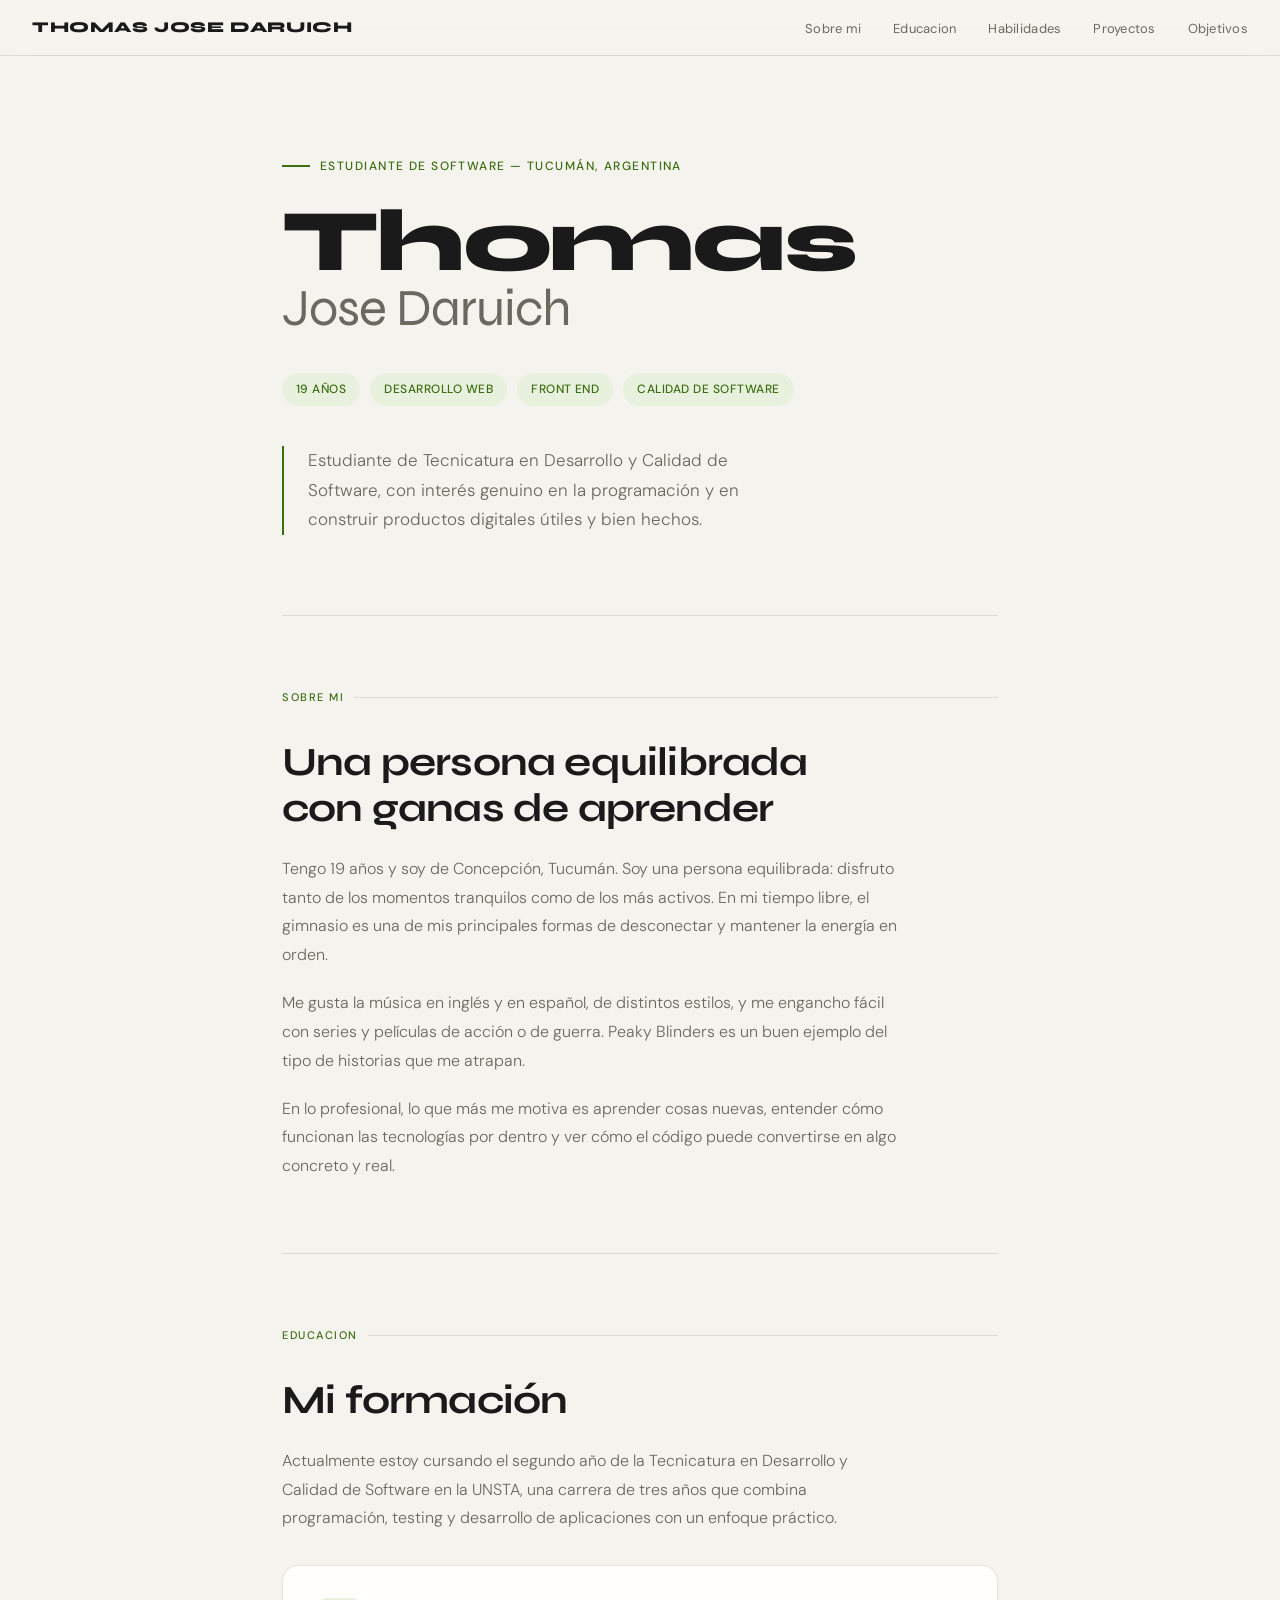
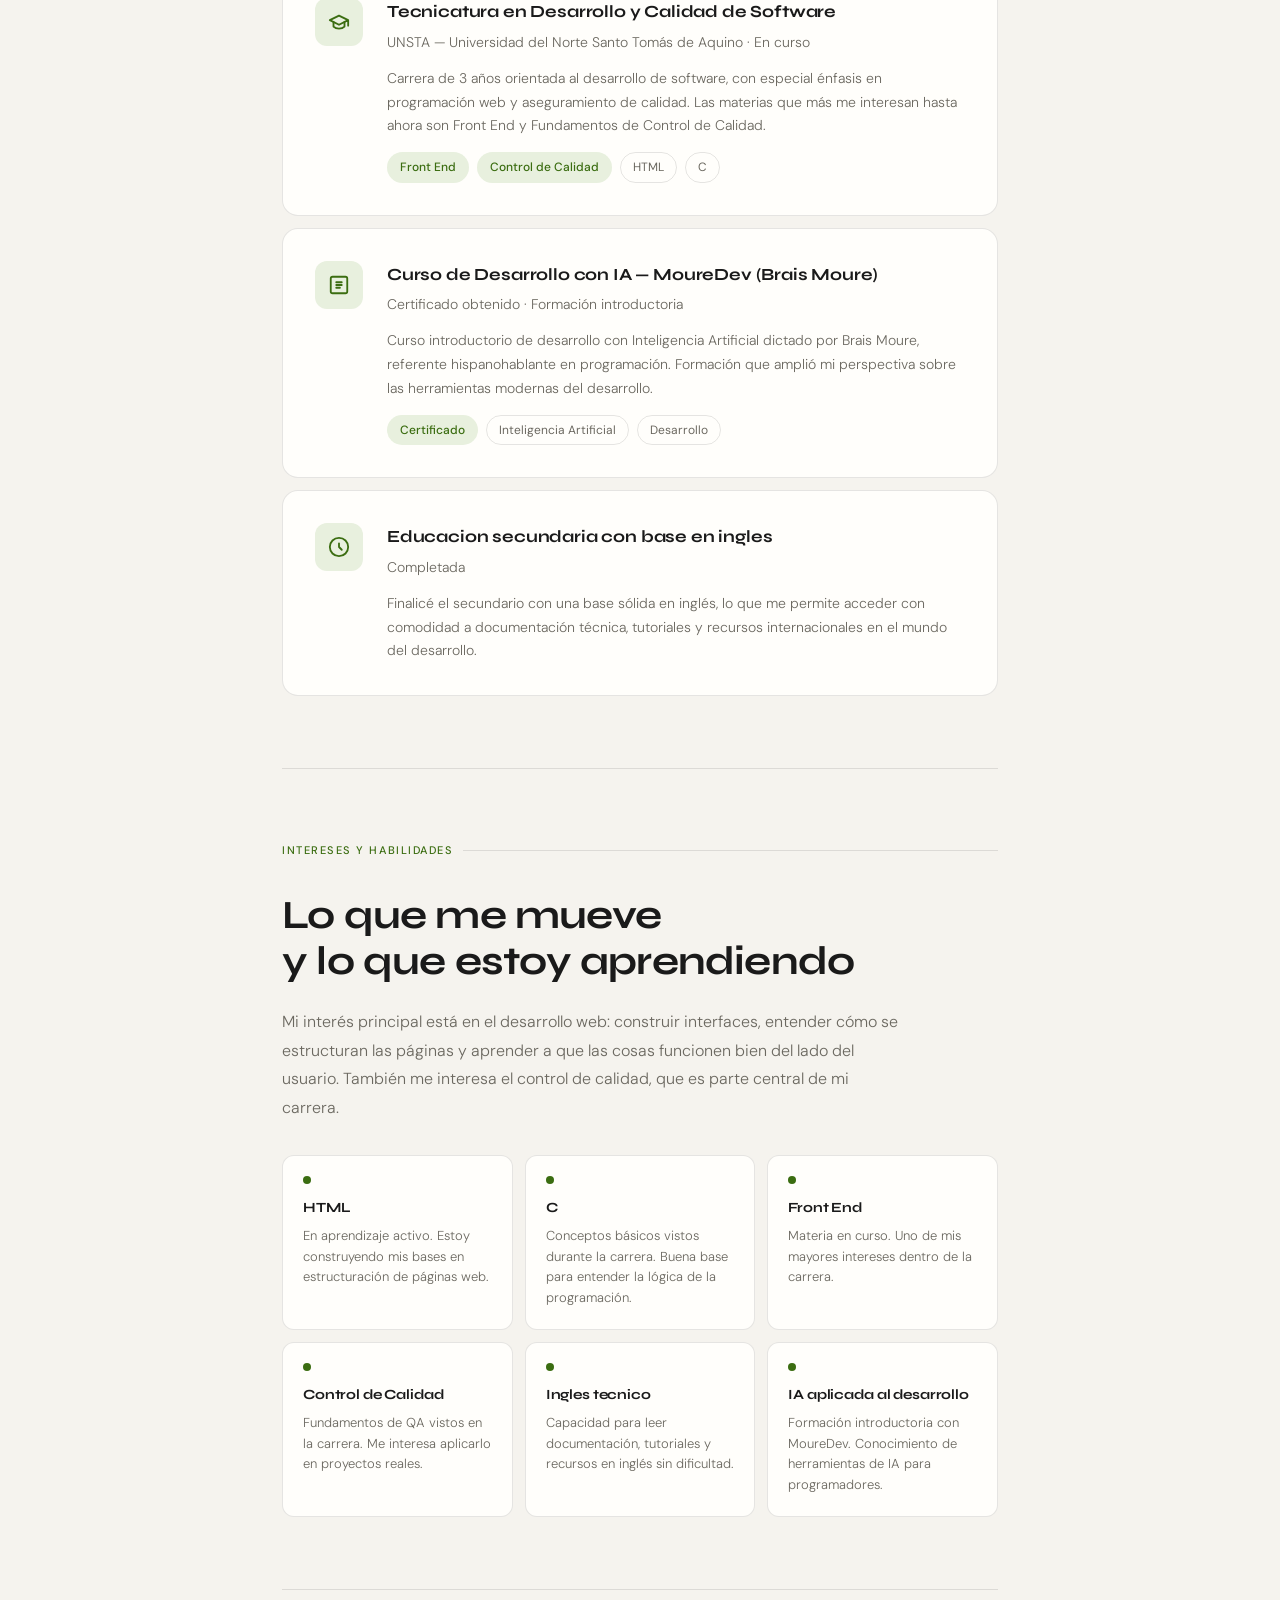
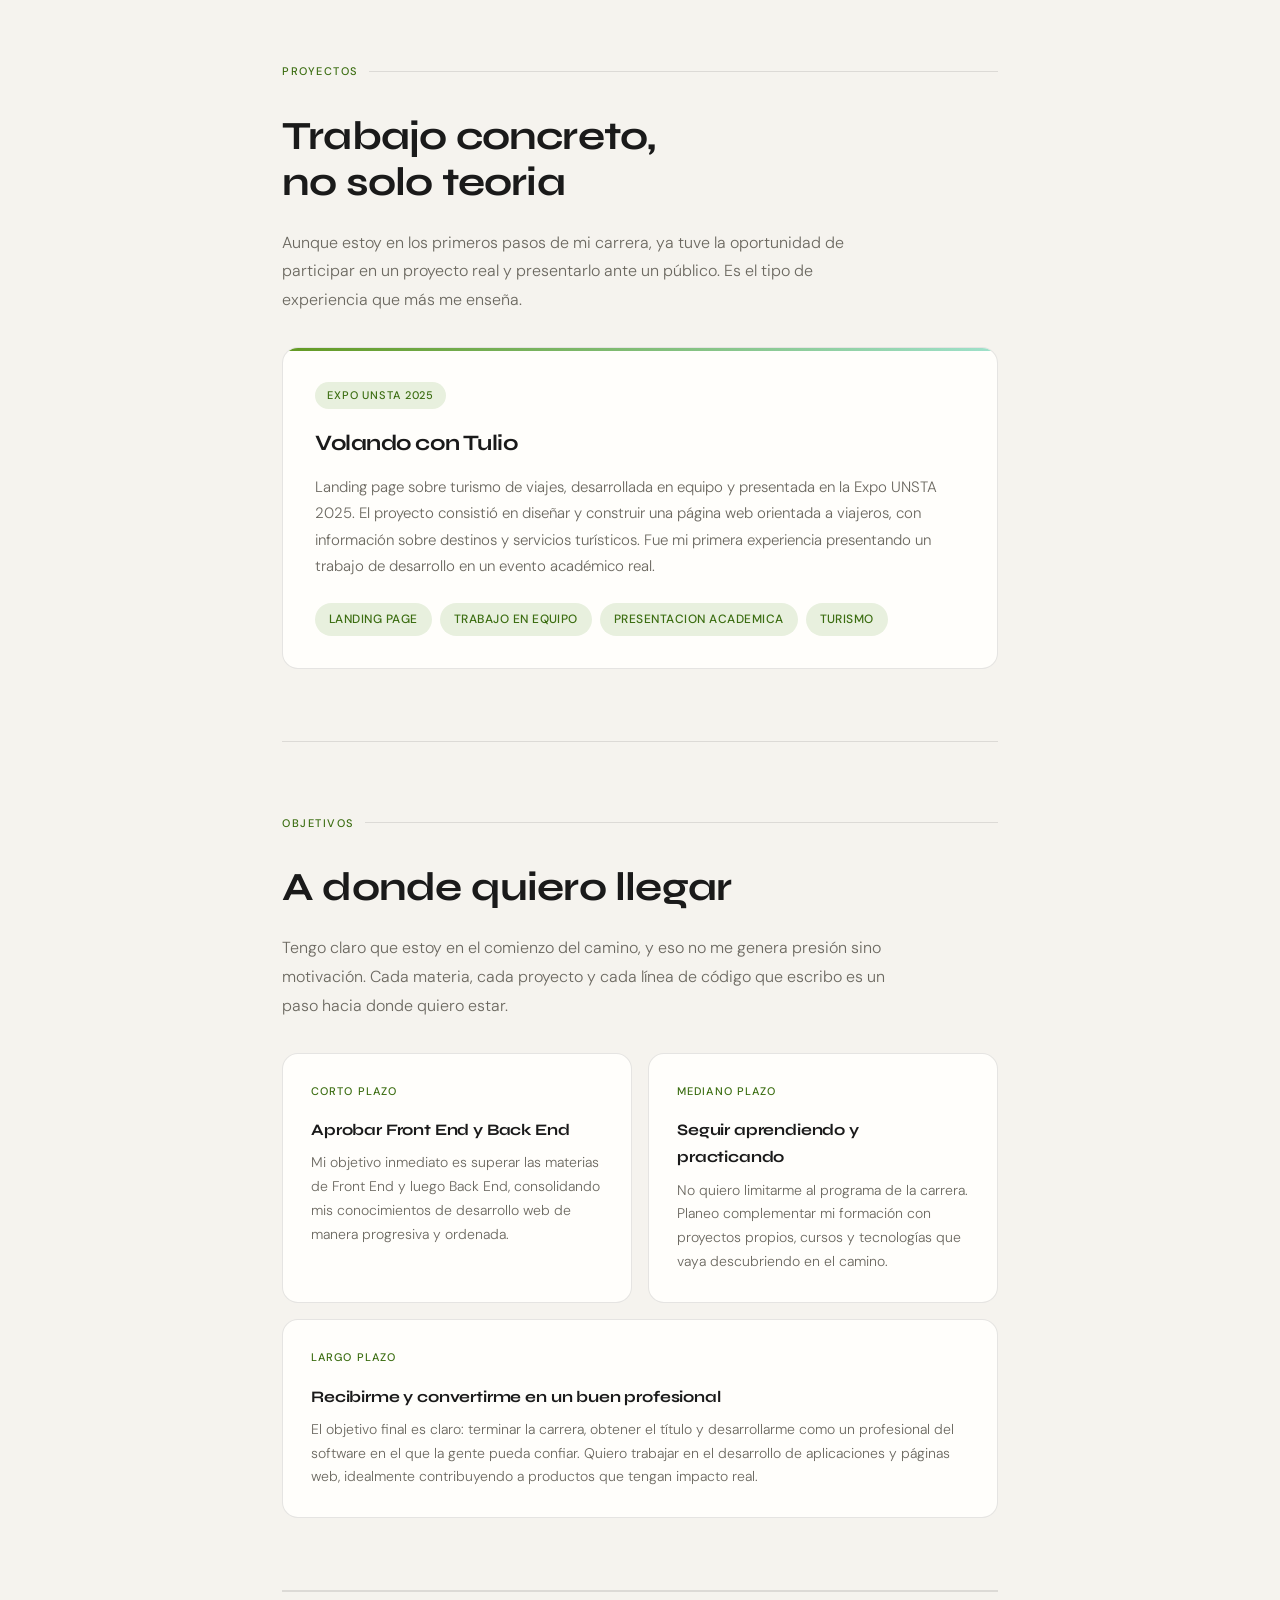
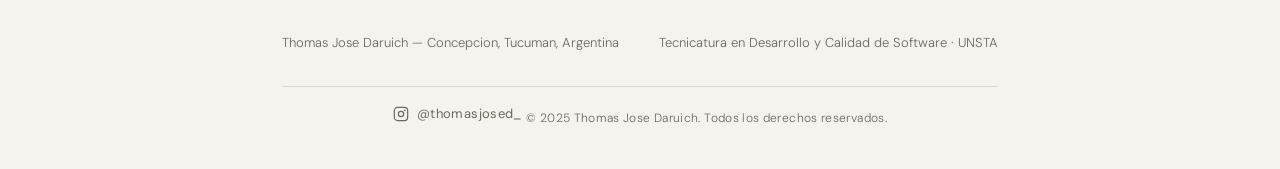
<file: FRONT END HTML/index.html>
<!DOCTYPE html>
<html lang="es">
<head>
  <meta charset="UTF-8" />
  <meta name="viewport" content="width=device-width, initial-scale=1.0"/>
  <title>Thomas Daruich — Portfolio</title>
  <link href="https://fonts.googleapis.com/css2?family=Syne:wght@400;500;600;700;800&family=DM+Sans:ital,wght@0,300;0,400;0,500;1,300&display=swap" rel="stylesheet"/>
  <style>
    *, *::before, *::after { box-sizing: border-box; margin: 0; padding: 0; }

    :root {
      --bg: #F5F3EE;
      --surface: #FFFEFB;
      --accent: #1A1A1A;
      --accent2: #3B6D11;
      --muted: #6B6860;
      --border: rgba(0,0,0,0.1);
      --tag-bg: #E8F0DE;
      --tag-text: #3B6D11;
      --heading: 'Syne', sans-serif;
      --body: 'DM Sans', sans-serif;
    }

    html { scroll-behavior: smooth; }

    body {
      font-family: var(--body);
      background: var(--bg);
      color: var(--accent);
      min-height: 100vh;
      line-height: 1.7;
      font-size: 16px;
    }

    /* NAV */
    nav {
      position: sticky;
      top: 0;
      z-index: 100;
      background: rgba(245,243,238,0.92);
      backdrop-filter: blur(12px);
      border-bottom: 1px solid var(--border);
      padding: 0 2rem;
      display: flex;
      align-items: center;
      justify-content: space-between;
      height: 56px;
    }
    .nav-logo {
      font-family: var(--heading);
      font-weight: 800;
      font-size: 15px;
      letter-spacing: 0.04em;
      text-transform: uppercase;
    }
    .nav-links {
      display: flex;
      gap: 2rem;
      list-style: none;
    }
    .nav-links a {
      font-size: 13px;
      font-weight: 400;
      color: var(--muted);
      text-decoration: none;
      letter-spacing: 0.02em;
      transition: color 0.2s;
    }
    .nav-links a:hover { color: var(--accent); }

    /* LAYOUT */
    .wrapper {
      max-width: 780px;
      margin: 0 auto;
      padding: 0 2rem;
    }

    /* HERO */
    .hero {
      padding: 100px 0 80px;
      position: relative;
    }
    .hero-eyebrow {
      font-size: 12px;
      font-weight: 500;
      letter-spacing: 0.12em;
      text-transform: uppercase;
      color: var(--accent2);
      margin-bottom: 1.5rem;
      display: flex;
      align-items: center;
      gap: 10px;
    }
    .hero-eyebrow::before {
      content: '';
      display: inline-block;
      width: 28px;
      height: 1.5px;
      background: var(--accent2);
    }
    .hero h1 {
      font-family: var(--heading);
      font-size: clamp(48px, 9vw, 88px);
      font-weight: 800;
      line-height: 0.95;
      letter-spacing: -0.03em;
      margin-bottom: 2rem;
    }
    .hero h1 span {
      display: block;
      color: var(--muted);
      font-weight: 400;
      font-size: clamp(32px, 5vw, 52px);
      letter-spacing: -0.02em;
    }
    .hero-desc {
      max-width: 520px;
      color: var(--muted);
      font-size: 17px;
      font-weight: 300;
      line-height: 1.75;
      border-left: 2px solid var(--accent2);
      padding-left: 1.5rem;
      margin-top: 2.5rem;
    }
    .hero-badges {
      display: flex;
      flex-wrap: wrap;
      gap: 10px;
      margin-top: 2.5rem;
    }
    .badge {
      background: var(--tag-bg);
      color: var(--tag-text);
      font-size: 12px;
      font-weight: 500;
      letter-spacing: 0.04em;
      padding: 6px 14px;
      border-radius: 100px;
      text-transform: uppercase;
    }

    /* DIVIDER */
    .divider {
      width: 100%;
      height: 1px;
      background: var(--border);
      margin: 0;
    }

    /* SECTIONS */
    section {
      padding: 72px 0;
    }
    .section-label {
      font-size: 11px;
      font-weight: 500;
      letter-spacing: 0.14em;
      text-transform: uppercase;
      color: var(--accent2);
      margin-bottom: 2rem;
      display: flex;
      align-items: center;
      gap: 10px;
    }
    .section-label::after {
      content: '';
      flex: 1;
      height: 1px;
      background: var(--border);
    }
    .section-title {
      font-family: var(--heading);
      font-size: clamp(28px, 4vw, 40px);
      font-weight: 700;
      letter-spacing: -0.02em;
      line-height: 1.15;
      margin-bottom: 1.5rem;
    }
    .section-body {
      color: var(--muted);
      font-size: 16px;
      font-weight: 300;
      line-height: 1.8;
      max-width: 620px;
    }
    .section-body p + p {
      margin-top: 1.2rem;
    }

    /* EDUCATION CARD */
    .edu-card {
      background: var(--surface);
      border: 1px solid var(--border);
      border-radius: 16px;
      padding: 2rem;
      margin-top: 2rem;
      display: grid;
      grid-template-columns: auto 1fr;
      gap: 1.5rem;
      align-items: start;
    }
    .edu-icon {
      width: 48px;
      height: 48px;
      background: var(--tag-bg);
      border-radius: 12px;
      display: flex;
      align-items: center;
      justify-content: center;
      flex-shrink: 0;
    }
    .edu-icon svg { width: 22px; height: 22px; }
    .edu-card h3 {
      font-family: var(--heading);
      font-size: 17px;
      font-weight: 700;
      letter-spacing: -0.01em;
      margin-bottom: 4px;
    }
    .edu-card .edu-sub {
      font-size: 14px;
      color: var(--muted);
      font-weight: 300;
      margin-bottom: 12px;
    }
    .edu-tags { display: flex; flex-wrap: wrap; gap: 8px; margin-top: 14px; }
    .edu-tag {
      font-size: 12px;
      padding: 4px 12px;
      border-radius: 100px;
      border: 1px solid var(--border);
      color: var(--muted);
      font-weight: 400;
    }
    .edu-tag.highlight {
      background: var(--tag-bg);
      color: var(--tag-text);
      border-color: transparent;
      font-weight: 500;
    }

    /* SKILLS GRID */
    .skills-grid {
      display: grid;
      grid-template-columns: repeat(auto-fill, minmax(200px, 1fr));
      gap: 12px;
      margin-top: 2rem;
    }
    .skill-card {
      background: var(--surface);
      border: 1px solid var(--border);
      border-radius: 12px;
      padding: 1.25rem;
    }
    .skill-card h4 {
      font-family: var(--heading);
      font-size: 14px;
      font-weight: 700;
      margin-bottom: 6px;
      letter-spacing: -0.01em;
    }
    .skill-card p {
      font-size: 13px;
      color: var(--muted);
      font-weight: 300;
      line-height: 1.6;
    }
    .skill-dot {
      width: 8px;
      height: 8px;
      border-radius: 50%;
      background: var(--accent2);
      margin-bottom: 12px;
    }

    /* PROJECT CARD */
    .project-card {
      background: var(--surface);
      border: 1px solid var(--border);
      border-radius: 16px;
      padding: 2rem;
      margin-top: 2rem;
      position: relative;
      overflow: hidden;
    }
    .project-card::before {
      content: '';
      position: absolute;
      top: 0; left: 0; right: 0;
      height: 3px;
      background: linear-gradient(90deg, #639922, #9FE1CB);
    }
    .project-tag {
      display: inline-block;
      font-size: 11px;
      font-weight: 500;
      letter-spacing: 0.08em;
      text-transform: uppercase;
      color: var(--accent2);
      background: var(--tag-bg);
      padding: 4px 12px;
      border-radius: 100px;
      margin-bottom: 1rem;
    }
    .project-card h3 {
      font-family: var(--heading);
      font-size: 22px;
      font-weight: 700;
      letter-spacing: -0.02em;
      margin-bottom: 0.75rem;
    }
    .project-card p {
      font-size: 15px;
      color: var(--muted);
      font-weight: 300;
      line-height: 1.75;
    }
    .project-meta {
      margin-top: 1.5rem;
      display: flex;
      flex-wrap: wrap;
      gap: 8px;
    }

    /* OBJECTIVES */
    .objectives-grid {
      display: grid;
      grid-template-columns: 1fr 1fr;
      gap: 16px;
      margin-top: 2rem;
    }
    .obj-card {
      background: var(--surface);
      border: 1px solid var(--border);
      border-radius: 16px;
      padding: 1.75rem;
    }
    .obj-card .obj-label {
      font-size: 11px;
      font-weight: 500;
      letter-spacing: 0.1em;
      text-transform: uppercase;
      color: var(--accent2);
      margin-bottom: 1rem;
    }
    .obj-card h3 {
      font-family: var(--heading);
      font-size: 16px;
      font-weight: 700;
      margin-bottom: 0.5rem;
      letter-spacing: -0.01em;
    }
    .obj-card p {
      font-size: 14px;
      color: var(--muted);
      font-weight: 300;
      line-height: 1.7;
    }

    /* FOOTER */
    footer {
      border-top: 1px solid var(--border);
      padding: 2.5rem 0;
      color: var(--muted);
      font-size: 13px;
      display: flex;
      justify-content: space-between;
      align-items: center;
      flex-wrap: wrap;
      gap: 1rem;
    }
    footer span { font-weight: 300; }

    @media (max-width: 560px) {
      nav { padding: 0 1.25rem; }
      .nav-links { display: none; }
      .wrapper { padding: 0 1.25rem; }
      .hero { padding: 60px 0 50px; }
      .objectives-grid { grid-template-columns: 1fr; }
      .edu-card { grid-template-columns: 1fr; }
    }
  </style>
</head>
<body>

  <nav>
    <div class="nav-logo">Thomas Jose Daruich</div>
    <ul class="nav-links">
      <li><a href="#sobre-mi">Sobre mi</a></li>
      <li><a href="#educacion">Educacion</a></li>
      <li><a href="#habilidades">Habilidades</a></li>
      <li><a href="#proyectos">Proyectos</a></li>
      <li><a href="#objetivos">Objetivos</a></li>
    </ul>
  </nav>

  <div class="wrapper">

    <!-- HERO / PRESENTACIÓN -->
    <section class="hero" id="inicio">
      <div class="hero-eyebrow">Estudiante de Software — Tucumán, Argentina</div>
      <h1>
        Thomas<br>
        <span>Jose Daruich</span>
      </h1>
      <div class="hero-badges">
        <span class="badge">19 años</span>
        <span class="badge">Desarrollo Web</span>
        <span class="badge">Front End</span>
        <span class="badge">Calidad de Software</span>
      </div>
      <p class="hero-desc">
        Estudiante de Tecnicatura en Desarrollo y Calidad de Software, con interés genuino en la programación y en construir productos digitales útiles y bien hechos.
      </p>
    </section>

    <div class="divider"></div>

    <!-- SOBRE MÍ -->
    <section id="sobre-mi">
      <div class="section-label">Sobre mi</div>
      <h2 class="section-title">Una persona equilibrada<br>con ganas de aprender</h2>
      <div class="section-body">
        <p>
          Tengo 19 años y soy de Concepción, Tucumán. Soy una persona equilibrada: disfruto tanto de los momentos tranquilos como de los más activos. En mi tiempo libre, el gimnasio es una de mis principales formas de desconectar y mantener la energía en orden.
        </p>
        <p>
          Me gusta la música en inglés y en español, de distintos estilos, y me engancho fácil con series y películas de acción o de guerra. Peaky Blinders es un buen ejemplo del tipo de historias que me atrapan.
        </p>
        <p>
          En lo profesional, lo que más me motiva es aprender cosas nuevas, entender cómo funcionan las tecnologías por dentro y ver cómo el código puede convertirse en algo concreto y real.
        </p>
      </div>
    </section>

    <div class="divider"></div>

    <!-- EDUCACIÓN -->
    <section id="educacion">
      <div class="section-label">Educacion</div>
      <h2 class="section-title">Mi formación</h2>
      <div class="section-body">
        <p>
          Actualmente estoy cursando el segundo año de la Tecnicatura en Desarrollo y Calidad de Software en la UNSTA, una carrera de tres años que combina programación, testing y desarrollo de aplicaciones con un enfoque práctico.
        </p>
      </div>

      <div class="edu-card">
        <div class="edu-icon">
          <svg viewBox="0 0 24 24" fill="none" stroke="#3B6D11" stroke-width="2" stroke-linecap="round" stroke-linejoin="round">
            <path d="M22 10v6M2 10l10-5 10 5-10 5z"/><path d="M6 12v5c3 3 9 3 12 0v-5"/>
          </svg>
        </div>
        <div>
          <h3>Tecnicatura en Desarrollo y Calidad de Software</h3>
          <p class="edu-sub">UNSTA — Universidad del Norte Santo Tomás de Aquino · En curso</p>
          <p style="font-size:14px; color: var(--muted); font-weight:300; line-height:1.7;">
            Carrera de 3 años orientada al desarrollo de software, con especial énfasis en programación web y aseguramiento de calidad. Las materias que más me interesan hasta ahora son Front End y Fundamentos de Control de Calidad.
          </p>
          <div class="edu-tags">
            <span class="edu-tag highlight">Front End</span>
            <span class="edu-tag highlight">Control de Calidad</span>
            <span class="edu-tag">HTML</span>
            <span class="edu-tag">C</span>
          </div>
        </div>
      </div>

      <div class="edu-card" style="margin-top:12px;">
        <div class="edu-icon">
          <svg viewBox="0 0 24 24" fill="none" stroke="#3B6D11" stroke-width="2" stroke-linecap="round" stroke-linejoin="round">
            <rect x="3" y="3" width="18" height="18" rx="2"/><path d="M9 9h6M9 12h6M9 15h4"/>
          </svg>
        </div>
        <div>
          <h3>Curso de Desarrollo con IA — MoureDev (Brais Moure)</h3>
          <p class="edu-sub">Certificado obtenido · Formación introductoria</p>
          <p style="font-size:14px; color: var(--muted); font-weight:300; line-height:1.7;">
            Curso introductorio de desarrollo con Inteligencia Artificial dictado por Brais Moure, referente hispanohablante en programación. Formación que amplió mi perspectiva sobre las herramientas modernas del desarrollo.
          </p>
          <div class="edu-tags">
            <span class="edu-tag highlight">Certificado</span>
            <span class="edu-tag">Inteligencia Artificial</span>
            <span class="edu-tag">Desarrollo</span>
          </div>
        </div>
      </div>

      <div class="edu-card" style="margin-top:12px;">
        <div class="edu-icon">
          <svg viewBox="0 0 24 24" fill="none" stroke="#3B6D11" stroke-width="2" stroke-linecap="round" stroke-linejoin="round">
            <circle cx="12" cy="12" r="10"/><path d="M12 8v4l3 3"/>
          </svg>
        </div>
        <div>
          <h3>Educacion secundaria con base en ingles</h3>
          <p class="edu-sub">Completada</p>
          <p style="font-size:14px; color: var(--muted); font-weight:300; line-height:1.7;">
            Finalicé el secundario con una base sólida en inglés, lo que me permite acceder con comodidad a documentación técnica, tutoriales y recursos internacionales en el mundo del desarrollo.
          </p>
        </div>
      </div>
    </section>

    <div class="divider"></div>

    <!-- HABILIDADES -->
    <section id="habilidades">
      <div class="section-label">Intereses y habilidades</div>
      <h2 class="section-title">Lo que me mueve<br>y lo que estoy aprendiendo</h2>
      <div class="section-body">
        <p>
          Mi interés principal está en el desarrollo web: construir interfaces, entender cómo se estructuran las páginas y aprender a que las cosas funcionen bien del lado del usuario. También me interesa el control de calidad, que es parte central de mi carrera.
        </p>
      </div>

      <div class="skills-grid">
        <div class="skill-card">
          <div class="skill-dot"></div>
          <h4>HTML</h4>
          <p>En aprendizaje activo. Estoy construyendo mis bases en estructuración de páginas web.</p>
        </div>
        <div class="skill-card">
          <div class="skill-dot"></div>
          <h4>C</h4>
          <p>Conceptos básicos vistos durante la carrera. Buena base para entender la lógica de la programación.</p>
        </div>
        <div class="skill-card">
          <div class="skill-dot"></div>
          <h4>Front End</h4>
          <p>Materia en curso. Uno de mis mayores intereses dentro de la carrera.</p>
        </div>
        <div class="skill-card">
          <div class="skill-dot"></div>
          <h4>Control de Calidad</h4>
          <p>Fundamentos de QA vistos en la carrera. Me interesa aplicarlo en proyectos reales.</p>
        </div>
        <div class="skill-card">
          <div class="skill-dot"></div>
          <h4>Ingles tecnico</h4>
          <p>Capacidad para leer documentación, tutoriales y recursos en inglés sin dificultad.</p>
        </div>
        <div class="skill-card">
          <div class="skill-dot"></div>
          <h4>IA aplicada al desarrollo</h4>
          <p>Formación introductoria con MoureDev. Conocimiento de herramientas de IA para programadores.</p>
        </div>
      </div>
    </section>

    <div class="divider"></div>

    <!-- PROYECTOS -->
    <section id="proyectos">
      <div class="section-label">Proyectos</div>
      <h2 class="section-title">Trabajo concreto,<br>no solo teoria</h2>
      <div class="section-body">
        <p>
          Aunque estoy en los primeros pasos de mi carrera, ya tuve la oportunidad de participar en un proyecto real y presentarlo ante un público. Es el tipo de experiencia que más me enseña.
        </p>
      </div>

      <div class="project-card">
        <span class="project-tag">Expo UNSTA 2025</span>
        <h3>Volando con Tulio</h3>
        <p>
          Landing page sobre turismo de viajes, desarrollada en equipo y presentada en la Expo UNSTA 2025. El proyecto consistió en diseñar y construir una página web orientada a viajeros, con información sobre destinos y servicios turísticos. Fue mi primera experiencia presentando un trabajo de desarrollo en un evento académico real.
        </p>
        <div class="project-meta">
          <span class="badge">Landing Page</span>
          <span class="badge">Trabajo en equipo</span>
          <span class="badge">Presentacion academica</span>
          <span class="badge">Turismo</span>
        </div>
      </div>
    </section>

    <div class="divider"></div>

    <!-- OBJETIVOS -->
    <section id="objetivos">
      <div class="section-label">Objetivos</div>
      <h2 class="section-title">A donde quiero llegar</h2>
      <div class="section-body">
        <p>
          Tengo claro que estoy en el comienzo del camino, y eso no me genera presión sino motivación. Cada materia, cada proyecto y cada línea de código que escribo es un paso hacia donde quiero estar.
        </p>
      </div>

      <div class="objectives-grid">
        <div class="obj-card">
          <div class="obj-label">Corto plazo</div>
          <h3>Aprobar Front End y Back End</h3>
          <p>
            Mi objetivo inmediato es superar las materias de Front End y luego Back End, consolidando mis conocimientos de desarrollo web de manera progresiva y ordenada.
          </p>
        </div>
        <div class="obj-card">
          <div class="obj-label">Mediano plazo</div>
          <h3>Seguir aprendiendo y practicando</h3>
          <p>
            No quiero limitarme al programa de la carrera. Planeo complementar mi formación con proyectos propios, cursos y tecnologías que vaya descubriendo en el camino.
          </p>
        </div>
        <div class="obj-card" style="grid-column: 1 / -1;">
          <div class="obj-label">Largo plazo</div>
          <h3>Recibirme y convertirme en un buen profesional</h3>
          <p>
            El objetivo final es claro: terminar la carrera, obtener el título y desarrollarme como un profesional del software en el que la gente pueda confiar. Quiero trabajar en el desarrollo de aplicaciones y páginas web, idealmente contribuyendo a productos que tengan impacto real.
          </p>
        </div>
      </div>
    </section>

    <div class="divider"></div>

    <footer>
      <span>Thomas Jose Daruich — Concepcion, Tucuman, Argentina</span>
      <span>Tecnicatura en Desarrollo y Calidad de Software · UNSTA</span>
      <div style="width:100%; text-align:center; margin-top:1rem; padding-top:1rem; border-top:1px solid var(--border); font-size:12px; color:var(--muted); font-weight:300; letter-spacing:0.03em;">
        <a href="https://www.instagram.com/thomasjosed_/" target="_blank" rel="noopener noreferrer" style="display:inline-flex; align-items:center; gap:8px; text-decoration:none; color:var(--muted); font-size:13px; font-weight:400;" onmouseover="this.style.color='#3B6D11'" onmouseout="this.style.color='var(--muted)'">
          <svg xmlns="http://www.w3.org/2000/svg" width="16" height="16" viewBox="0 0 24 24" fill="none" stroke="currentColor" stroke-width="1.8" stroke-linecap="round" stroke-linejoin="round"><rect x="2" y="2" width="20" height="20" rx="5"/><circle cx="12" cy="12" r="4"/><circle cx="17.5" cy="6.5" r="0.5" fill="currentColor"/></svg>
          @thomasjosed_
        </a>
        &copy; 2025 Thomas Jose Daruich. Todos los derechos reservados.
      </div>
    </footer>

  </div>

</body>
</html>
</file>
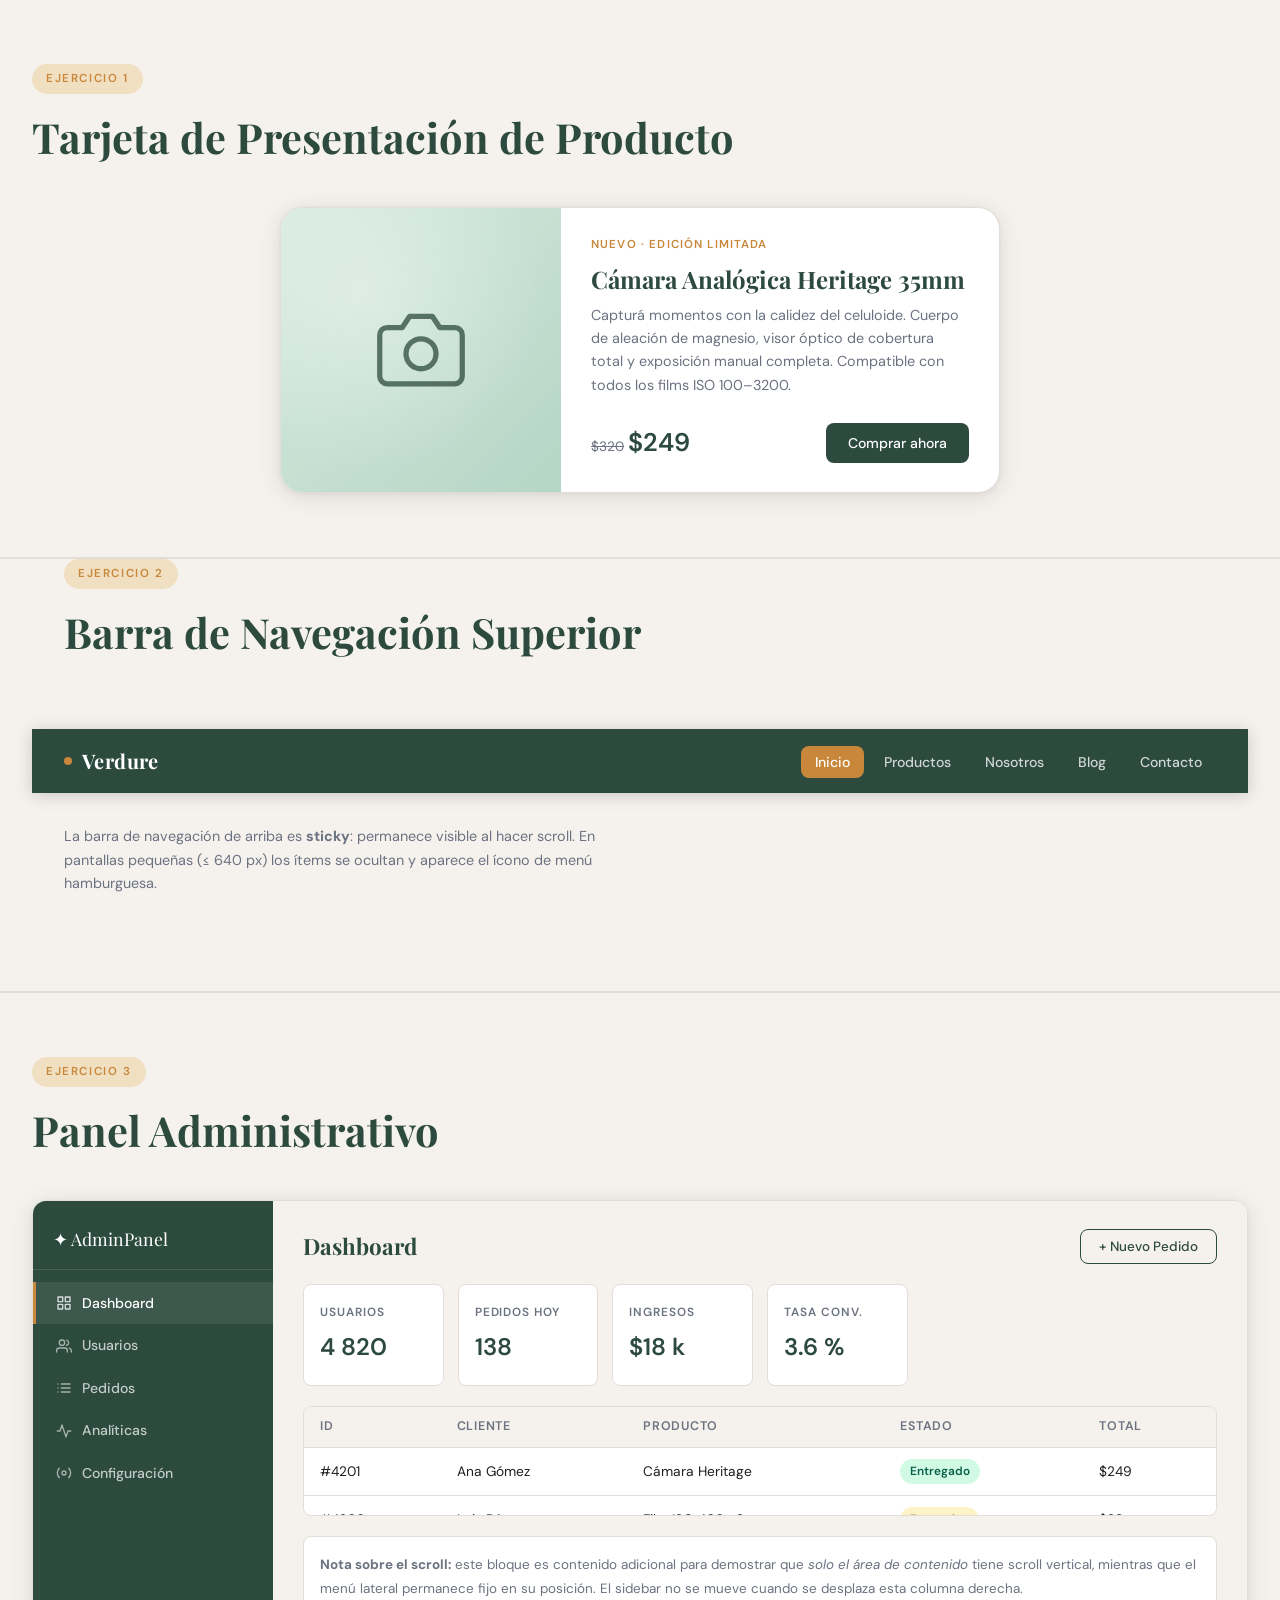
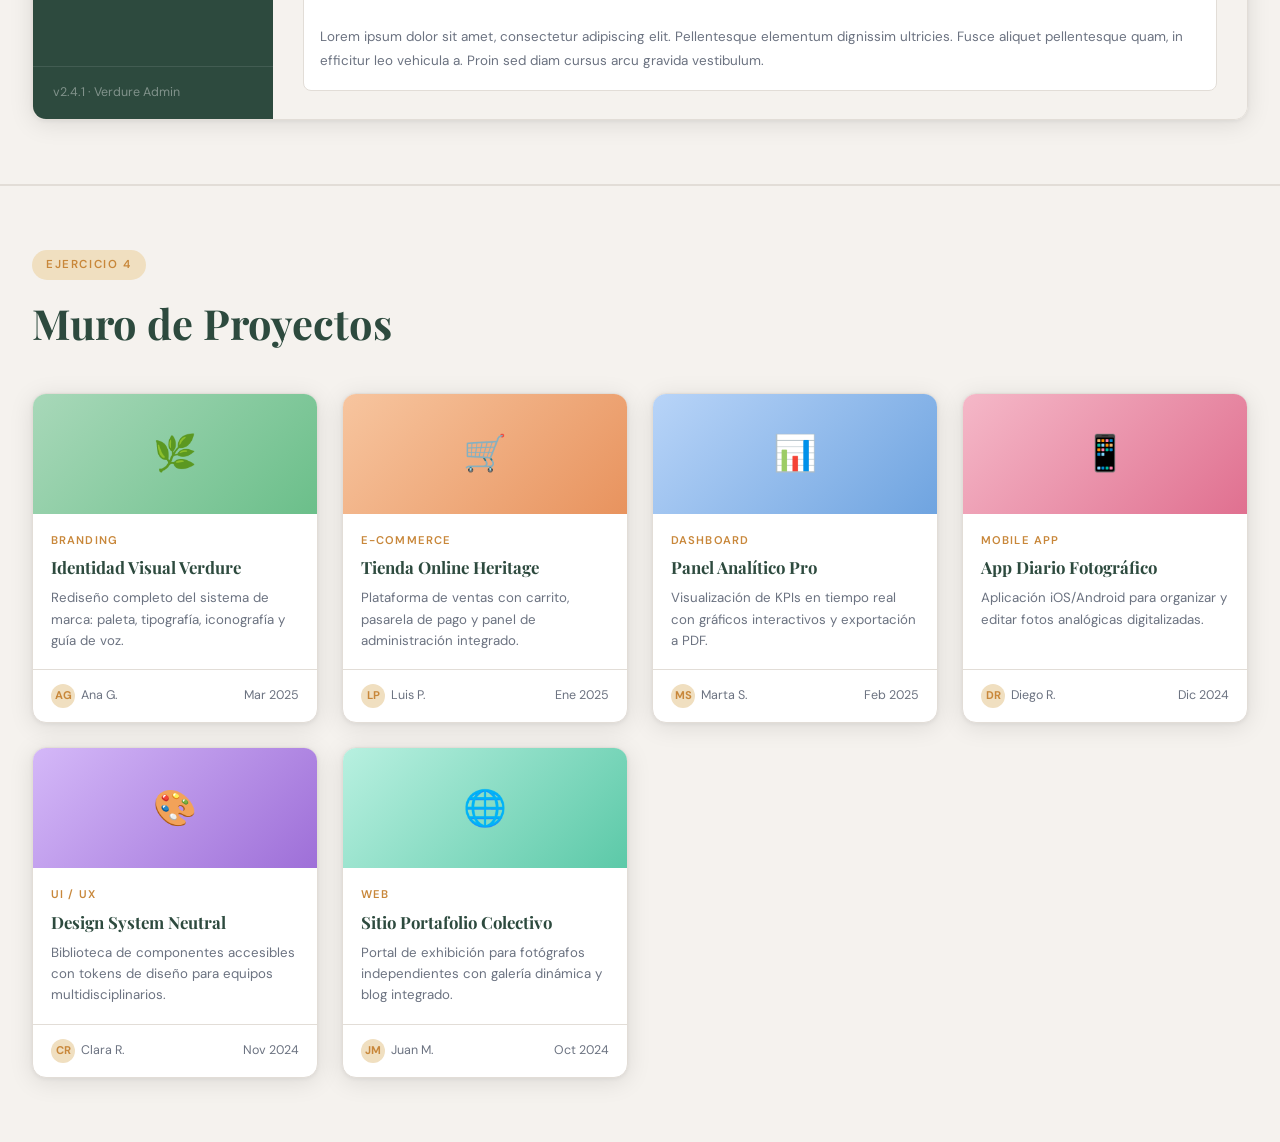
<file: TP 2 MAQUETADO Y DISEÑO/index.html>
<!DOCTYPE html>
<html lang="es">
<head>
  <meta charset="UTF-8" />
  <meta name="viewport" content="width=device-width, initial-scale=1.0" />
  <title>Ejercicios CSS – Frontend</title>

  <!-- Google Fonts: Títulos con Playfair Display, cuerpo con DM Sans -->
  <link rel="preconnect" href="https://fonts.googleapis.com" />
  <link rel="preconnect" href="https://fonts.gstatic.com" crossorigin />
  <link href="https://fonts.googleapis.com/css2?family=Playfair+Display:wght@600;700&family=DM+Sans:wght@300;400;500;600&display=swap" rel="stylesheet" />

  <style>
    /* =============================================
       VARIABLES Y RESET GLOBAL
    ============================================= */
    :root {
      --clr-bg:        #f5f2ee;
      --clr-surface:   #ffffff;
      --clr-primary:   #2d4a3e;   /* verde musgo oscuro */
      --clr-accent:    #c8873a;   /* ámbar cálido */
      --clr-accent-lt: #f0dfc0;
      --clr-text:      #1e2022;
      --clr-muted:     #6b7280;
      --clr-border:    #e2ddd7;
      --radius-sm:     8px;
      --radius-md:     14px;
      --radius-lg:     22px;
      --shadow-card:   0 4px 24px rgba(0,0,0,.10), 0 1px 4px rgba(0,0,0,.06);
      --shadow-hover:  0 12px 40px rgba(0,0,0,.16), 0 2px 8px rgba(0,0,0,.08);
      --transition:    .25s cubic-bezier(.4,0,.2,1);
      --font-display:  'Playfair Display', Georgia, serif;
      --font-body:     'DM Sans', system-ui, sans-serif;
      --sidebar-w:     240px;
    }

    *, *::before, *::after { box-sizing: border-box; margin: 0; padding: 0; }

    body {
      font-family: var(--font-body);
      background: var(--clr-bg);
      color: var(--clr-text);
      line-height: 1.6;
    }

    /* ─── Separadores de sección ─── */
    .section-block {
      padding: 64px 32px;
    }
    .section-block + .section-block {
      border-top: 2px solid var(--clr-border);
    }

    /* ─── Etiqueta de ejercicio ─── */
    .exercise-label {
      display: inline-flex;
      align-items: center;
      gap: 10px;
      font-family: var(--font-body);
      font-size: .72rem;
      font-weight: 600;
      letter-spacing: .14em;
      text-transform: uppercase;
      color: var(--clr-accent);
      background: var(--clr-accent-lt);
      padding: 6px 14px;
      border-radius: 100px;
      margin-bottom: 10px;
    }

    .section-title {
      font-family: var(--font-display);
      font-size: clamp(1.6rem, 4vw, 2.6rem);
      color: var(--clr-primary);
      margin-bottom: 36px;
    }

    /* =============================================
       EJERCICIO 1 – TARJETA DE PRODUCTO
    ============================================= */
    .ex1-wrapper {
      display: flex;
      justify-content: center;
    }

    /* Tarjeta principal */
    .product-card {
      display: grid;
      /* Desktop: dos columnas */
      grid-template-columns: 280px 1fr;
      border: 1.5px solid var(--clr-border);
      border-radius: var(--radius-lg);
      box-shadow: var(--shadow-card);
      background: var(--clr-surface);
      overflow: hidden;
      max-width: 720px;
      width: 100%;
      transition: box-shadow var(--transition), transform var(--transition);
    }
    .product-card:hover {
      box-shadow: var(--shadow-hover);
      transform: translateY(-4px);
    }

    /* Área de imagen */
    .product-img {
      background: linear-gradient(135deg, #d6eadf 0%, #b5d5c5 100%);
      display: flex;
      align-items: center;
      justify-content: center;
      min-height: 240px;
      position: relative;
      overflow: hidden;
    }
    .product-img::after {
      content: '';
      position: absolute;
      inset: 0;
      background: radial-gradient(circle at 30% 30%, rgba(255,255,255,.35), transparent 65%);
    }
    /* Icono SVG decorativo como "imagen de producto" */
    .product-img svg {
      width: 90px;
      height: 90px;
      opacity: .75;
      z-index: 1;
    }

    /* Área de información */
    .product-info {
      padding: 28px 30px;
      display: flex;
      flex-direction: column;
      gap: 10px;
    }
    .product-badge {
      font-size: .72rem;
      font-weight: 600;
      letter-spacing: .1em;
      text-transform: uppercase;
      color: var(--clr-accent);
    }
    .product-title {
      font-family: var(--font-display);
      font-size: 1.5rem;
      color: var(--clr-primary);
      line-height: 1.25;
    }
    .product-desc {
      font-size: .9rem;
      color: var(--clr-muted);
      flex: 1;
    }

    /* Footer de la tarjeta: precio + botón */
    .product-footer {
      display: flex;
      align-items: center;
      justify-content: space-between;
      margin-top: 16px;
      gap: 12px;
    }
    .product-price {
      font-size: 1.6rem;
      font-weight: 600;
      color: var(--clr-primary);
    }
    .product-price span {
      font-size: .85rem;
      font-weight: 400;
      color: var(--clr-muted);
      text-decoration: line-through;
      margin-right: 4px;
    }
    .btn-buy {
      background: var(--clr-primary);
      color: #fff;
      border: none;
      padding: 11px 22px;
      border-radius: var(--radius-sm);
      font-family: var(--font-body);
      font-size: .88rem;
      font-weight: 500;
      cursor: pointer;
      transition: background var(--transition), transform var(--transition);
      white-space: nowrap;
    }
    .btn-buy:hover {
      background: var(--clr-accent);
      transform: scale(1.04);
    }

    /* ── Responsive: mobile apila imagen arriba, texto abajo ── */
    @media (max-width: 600px) {
      .product-card {
        grid-template-columns: 1fr;
      }
      .product-img {
        min-height: 180px;
      }
    }


    /* =============================================
       EJERCICIO 2 – BARRA DE NAVEGACIÓN
    ============================================= */
    /* El <section> del ejercicio 2 no tiene padding superior
       para que la nav quede pegada al borde */
    .ex2-section {
      padding-top: 0 !important;
    }

    .navbar {
      display: flex;
      align-items: center;
      justify-content: space-between;
      padding: 0 32px;
      height: 64px;
      background: var(--clr-primary);
      color: #fff;
      position: sticky;    /* sticky para demostrar el efecto */
      top: 0;
      z-index: 100;
      box-shadow: 0 2px 16px rgba(0,0,0,.18);
    }

    /* Logo alineado a la izquierda */
    .nav-logo {
      font-family: var(--font-display);
      font-size: 1.25rem;
      font-weight: 700;
      letter-spacing: .02em;
      color: #fff;
      display: flex;
      align-items: center;
      gap: 10px;
    }
    .nav-logo-dot {
      width: 8px; height: 8px;
      background: var(--clr-accent);
      border-radius: 50%;
      display: inline-block;
    }

    /* Menú alineado a la derecha */
    .nav-menu {
      display: flex;
      align-items: center;
      gap: 6px;
      list-style: none;
    }
    .nav-menu a {
      color: rgba(255,255,255,.78);
      text-decoration: none;
      font-size: .88rem;
      font-weight: 500;
      padding: 7px 14px;
      border-radius: var(--radius-sm);
      transition: color var(--transition), background var(--transition);
    }
    .nav-menu a:hover {
      color: #fff;
      background: rgba(255,255,255,.12);
    }
    .nav-menu a.active {
      color: #fff;
      background: var(--clr-accent);
    }

    /* Botón hamburguesa (oculto en desktop) */
    .nav-toggle {
      display: none;
      flex-direction: column;
      justify-content: center;
      gap: 5px;
      background: transparent;
      border: none;
      cursor: pointer;
      padding: 4px;
    }
    .nav-toggle span {
      display: block;
      width: 24px; height: 2px;
      background: #fff;
      border-radius: 2px;
      transition: transform var(--transition), opacity var(--transition);
    }

    /* ── Responsive nav ── */
    @media (max-width: 640px) {
      .nav-toggle { display: flex; }

      /* El menú se convierte en desplegable vertical */
      .nav-menu {
        display: none;        /* oculto por defecto */
        flex-direction: column;
        position: absolute;
        top: 64px; left: 0; right: 0;
        background: var(--clr-primary);
        padding: 12px 24px 20px;
        gap: 4px;
        box-shadow: 0 8px 24px rgba(0,0,0,.22);
      }
      /* Se muestra cuando el toggle activa la clase .open */
      .nav-menu.open { display: flex; }
      .nav-menu a { width: 100%; }
    }

    /* Texto de demostración bajo la navbar */
    .ex2-body {
      padding: 32px;
      font-size: .9rem;
      color: var(--clr-muted);
      max-width: 600px;
    }


    /* =============================================
       EJERCICIO 3 – PANEL ADMINISTRATIVO
    ============================================= */
    /* Contenedor de altura fija para simular "toda la pantalla" */
    .admin-shell {
      display: flex;
      height: 520px;          /* altura acotada para la demo */
      border: 1.5px solid var(--clr-border);
      border-radius: var(--radius-md);
      overflow: hidden;
      box-shadow: var(--shadow-card);
    }

    /* ── Sidebar fijo ── */
    .admin-sidebar {
      width: var(--sidebar-w);
      flex-shrink: 0;         /* no se encoge */
      background: var(--clr-primary);
      color: #fff;
      display: flex;
      flex-direction: column;
      overflow-y: auto;       /* scroll solo si hay muchos items */
    }
    .sidebar-brand {
      padding: 24px 20px 16px;
      font-family: var(--font-display);
      font-size: 1.1rem;
      border-bottom: 1px solid rgba(255,255,255,.12);
    }
    .sidebar-nav {
      list-style: none;
      padding: 12px 0;
      flex: 1;
    }
    .sidebar-nav li a {
      display: flex;
      align-items: center;
      gap: 10px;
      padding: 10px 20px;
      color: rgba(255,255,255,.72);
      text-decoration: none;
      font-size: .88rem;
      font-weight: 500;
      border-left: 3px solid transparent;
      transition: color var(--transition), border-color var(--transition), background var(--transition);
    }
    .sidebar-nav li a:hover,
    .sidebar-nav li a.active {
      color: #fff;
      background: rgba(255,255,255,.08);
      border-left-color: var(--clr-accent);
    }
    .sidebar-icon {
      width: 16px; height: 16px;
      opacity: .8;
    }
    .sidebar-footer {
      padding: 16px 20px;
      font-size: .78rem;
      color: rgba(255,255,255,.4);
      border-top: 1px solid rgba(255,255,255,.1);
    }

    /* ── Área de contenido ── */
    .admin-content {
      flex: 1;
      overflow-y: auto;       /* solo esta área tiene scroll */
      background: var(--clr-bg);
      padding: 28px 30px;
      display: flex;
      flex-direction: column;
      gap: 20px;
    }
    .admin-header {
      display: flex;
      align-items: center;
      justify-content: space-between;
      flex-wrap: wrap;
      gap: 12px;
    }
    .admin-title {
      font-family: var(--font-display);
      font-size: 1.4rem;
      color: var(--clr-primary);
    }
    .btn-outline {
      background: transparent;
      border: 1.5px solid var(--clr-primary);
      color: var(--clr-primary);
      padding: 8px 18px;
      border-radius: var(--radius-sm);
      font-family: var(--font-body);
      font-size: .84rem;
      font-weight: 500;
      cursor: pointer;
      transition: background var(--transition), color var(--transition);
    }
    .btn-outline:hover { background: var(--clr-primary); color: #fff; }

    /* Tarjetas de estadística */
    .stats-grid {
      display: grid;
      grid-template-columns: repeat(auto-fill, minmax(140px, 1fr));
      gap: 14px;
    }
    .stat-card {
      background: var(--clr-surface);
      border: 1.5px solid var(--clr-border);
      border-radius: var(--radius-sm);
      padding: 18px 16px;
    }
    .stat-label {
      font-size: .74rem;
      font-weight: 600;
      text-transform: uppercase;
      letter-spacing: .08em;
      color: var(--clr-muted);
      margin-bottom: 6px;
    }
    .stat-value {
      font-size: 1.5rem;
      font-weight: 600;
      color: var(--clr-primary);
    }

    /* Tabla simple */
    .admin-table {
      background: var(--clr-surface);
      border: 1.5px solid var(--clr-border);
      border-radius: var(--radius-sm);
      overflow: hidden;
      font-size: .86rem;
    }
    .admin-table table {
      width: 100%;
      border-collapse: collapse;
    }
    .admin-table thead th {
      background: var(--clr-bg);
      padding: 10px 16px;
      text-align: left;
      font-weight: 600;
      font-size: .78rem;
      letter-spacing: .06em;
      text-transform: uppercase;
      color: var(--clr-muted);
      border-bottom: 1.5px solid var(--clr-border);
    }
    .admin-table tbody td {
      padding: 11px 16px;
      border-bottom: 1px solid var(--clr-border);
      color: var(--clr-text);
    }
    .admin-table tbody tr:last-child td { border-bottom: none; }
    .admin-table tbody tr:hover td { background: rgba(200,135,58,.06); }

    /* Badge de estado */
    .badge {
      display: inline-block;
      padding: 3px 10px;
      border-radius: 100px;
      font-size: .74rem;
      font-weight: 600;
    }
    .badge-green  { background: #d1fae5; color: #065f46; }
    .badge-amber  { background: #fef3c7; color: #92400e; }
    .badge-gray   { background: #f3f4f6; color: #4b5563; }

    /* Contenido extra para forzar scroll */
    .filler-text {
      font-size: .84rem;
      color: var(--clr-muted);
      line-height: 1.8;
      padding: 16px;
      background: var(--clr-surface);
      border: 1.5px solid var(--clr-border);
      border-radius: var(--radius-sm);
    }


    /* =============================================
       EJERCICIO 4 – MURO DE PROYECTOS
    ============================================= */
    /* Grid responsive con CSS Grid */
    .projects-grid {
      display: grid;
      /* auto-fill: rellena las columnas según el espacio disponible */
      grid-template-columns: repeat(auto-fill, minmax(240px, 1fr));
      gap: 24px;
    }

    .project-card {
      background: var(--clr-surface);
      border: 1.5px solid var(--clr-border);
      border-radius: var(--radius-md);
      box-shadow: var(--shadow-card);
      overflow: hidden;
      display: flex;
      flex-direction: column;
      transition: box-shadow var(--transition), transform var(--transition);
    }
    .project-card:hover {
      box-shadow: var(--shadow-hover);
      transform: translateY(-5px);
    }

    /* Cabecera de color de la tarjeta */
    .project-cover {
      height: 120px;
      display: flex;
      align-items: center;
      justify-content: center;
      font-size: 2.2rem;
    }
    /* Distintos colores por tarjeta */
    .cover-1 { background: linear-gradient(135deg, #a8d8b9, #6bbf8a); }
    .cover-2 { background: linear-gradient(135deg, #f7c59f, #e8935e); }
    .cover-3 { background: linear-gradient(135deg, #b8d4f8, #6fa4e0); }
    .cover-4 { background: linear-gradient(135deg, #f5b8c8, #e07090); }
    .cover-5 { background: linear-gradient(135deg, #d4b8f8, #9e6fd8); }
    .cover-6 { background: linear-gradient(135deg, #b8f0e0, #5cc9a8); }

    .project-body {
      padding: 18px;
      flex: 1;
      display: flex;
      flex-direction: column;
      gap: 8px;
    }
    .project-tag {
      font-size: .7rem;
      font-weight: 600;
      letter-spacing: .1em;
      text-transform: uppercase;
      color: var(--clr-accent);
    }
    .project-name {
      font-family: var(--font-display);
      font-size: 1.05rem;
      color: var(--clr-primary);
      line-height: 1.3;
    }
    .project-desc {
      font-size: .83rem;
      color: var(--clr-muted);
      flex: 1;
    }
    .project-footer {
      display: flex;
      align-items: center;
      justify-content: space-between;
      padding: 14px 18px;
      border-top: 1px solid var(--clr-border);
      font-size: .78rem;
      color: var(--clr-muted);
    }
    .project-author {
      display: flex;
      align-items: center;
      gap: 6px;
    }
    .avatar {
      width: 24px; height: 24px;
      border-radius: 50%;
      background: var(--clr-accent-lt);
      display: flex;
      align-items: center;
      justify-content: center;
      font-size: .7rem;
      font-weight: 700;
      color: var(--clr-accent);
    }
    .project-date { color: var(--clr-muted); }

  </style>
</head>
<body>

<!-- ========================================================
     EJERCICIO 1 – TARJETA DE PRESENTACIÓN DE PRODUCTO
======================================================== -->
<section class="section-block ex1-section">
  <div class="exercise-label">Ejercicio 1</div>
  <h2 class="section-title">Tarjeta de Presentación de Producto</h2>

  <div class="ex1-wrapper">
    <!--
      Grid de dos columnas en desktop (imagen | info).
      En mobile (<600 px) pasa a una sola columna.
    -->
    <article class="product-card">

      <!-- Área de imagen -->
      <div class="product-img" aria-label="Imagen del producto">
        <!-- Icono SVG de cámara como placeholder de producto -->
        <svg viewBox="0 0 24 24" fill="none" stroke="#2d4a3e" stroke-width="1.4"
             stroke-linecap="round" stroke-linejoin="round" aria-hidden="true">
          <path d="M23 19a2 2 0 0 1-2 2H3a2 2 0 0 1-2-2V8
                   a2 2 0 0 1 2-2h4l2-3h6l2 3h4a2 2 0 0 1 2 2z"/>
          <circle cx="12" cy="13" r="4"/>
        </svg>
      </div>

      <!-- Área de información -->
      <div class="product-info">
        <span class="product-badge">Nuevo · Edición Limitada</span>
        <h3 class="product-title">Cámara Analógica Heritage 35mm</h3>
        <p class="product-desc">
          Capturá momentos con la calidez del celuloide. Cuerpo de aleación de magnesio,
          visor óptico de cobertura total y exposición manual completa.
          Compatible con todos los films ISO 100–3200.
        </p>

        <!-- Footer: precio a la izquierda, botón a la derecha -->
        <div class="product-footer">
          <div class="product-price">
            <span>$320</span>$249
          </div>
          <button class="btn-buy">Comprar ahora</button>
        </div>
      </div>

    </article>
  </div>
</section>


<!-- ========================================================
     EJERCICIO 2 – BARRA DE NAVEGACIÓN SUPERIOR
======================================================== -->
<section class="section-block ex2-section">
  <div style="padding: 0 32px 28px;">
    <div class="exercise-label">Ejercicio 2</div>
    <h2 class="section-title">Barra de Navegación Superior</h2>
  </div>

  <!--
    Navbar sticky: logo a la izquierda, menú a la derecha.
    En mobile (<640 px) aparece el botón hamburguesa y el menú
    se despliega verticalmente al hacer click.
  -->
  <nav class="navbar" role="navigation" aria-label="Navegación principal">

    <!-- Logo -->
    <div class="nav-logo">
      <span class="nav-logo-dot"></span>
      Verdure
    </div>

    <!-- Menú desktop / desplegable mobile -->
    <ul class="nav-menu" id="navMenu">
      <li><a href="#" class="active">Inicio</a></li>
      <li><a href="#">Productos</a></li>
      <li><a href="#">Nosotros</a></li>
      <li><a href="#">Blog</a></li>
      <li><a href="#">Contacto</a></li>
    </ul>

    <!-- Botón hamburguesa (visible solo en mobile) -->
    <button class="nav-toggle" id="navToggle"
            aria-expanded="false" aria-controls="navMenu"
            aria-label="Abrir menú">
      <span></span>
      <span></span>
      <span></span>
    </button>

  </nav>

  <div class="ex2-body">
    La barra de navegación de arriba es <strong>sticky</strong>: permanece visible al hacer scroll.
    En pantallas pequeñas (≤ 640 px) los ítems se ocultan y aparece el ícono de menú hamburguesa.
  </div>
</section>


<!-- ========================================================
     EJERCICIO 3 – PANEL ADMINISTRATIVO
======================================================== -->
<section class="section-block">
  <div class="exercise-label">Ejercicio 3</div>
  <h2 class="section-title">Panel Administrativo</h2>

  <!--
    Flexbox row:
    - .admin-sidebar → ancho fijo, no se encoge (flex-shrink: 0)
    - .admin-content → flex: 1 (ocupa el resto), overflow-y: auto (scroll propio)
  -->
  <div class="admin-shell">

    <!-- ── Menú lateral izquierdo ── -->
    <aside class="admin-sidebar" aria-label="Menú lateral">
      <div class="sidebar-brand">✦ AdminPanel</div>

      <ul class="sidebar-nav">
        <li>
          <a href="#" class="active" aria-current="page">
            <svg class="sidebar-icon" viewBox="0 0 24 24" fill="none"
                 stroke="currentColor" stroke-width="2" stroke-linecap="round" stroke-linejoin="round">
              <rect x="3" y="3" width="7" height="7"/><rect x="14" y="3" width="7" height="7"/>
              <rect x="3" y="14" width="7" height="7"/><rect x="14" y="14" width="7" height="7"/>
            </svg>
            Dashboard
          </a>
        </li>
        <li>
          <a href="#">
            <svg class="sidebar-icon" viewBox="0 0 24 24" fill="none"
                 stroke="currentColor" stroke-width="2" stroke-linecap="round" stroke-linejoin="round">
              <path d="M17 21v-2a4 4 0 0 0-4-4H5a4 4 0 0 0-4 4v2"/>
              <circle cx="9" cy="7" r="4"/>
              <path d="M23 21v-2a4 4 0 0 0-3-3.87"/><path d="M16 3.13a4 4 0 0 1 0 7.75"/>
            </svg>
            Usuarios
          </a>
        </li>
        <li>
          <a href="#">
            <svg class="sidebar-icon" viewBox="0 0 24 24" fill="none"
                 stroke="currentColor" stroke-width="2" stroke-linecap="round" stroke-linejoin="round">
              <line x1="8" y1="6" x2="21" y2="6"/><line x1="8" y1="12" x2="21" y2="12"/>
              <line x1="8" y1="18" x2="21" y2="18"/><line x1="3" y1="6" x2="3.01" y2="6"/>
              <line x1="3" y1="12" x2="3.01" y2="12"/><line x1="3" y1="18" x2="3.01" y2="18"/>
            </svg>
            Pedidos
          </a>
        </li>
        <li>
          <a href="#">
            <svg class="sidebar-icon" viewBox="0 0 24 24" fill="none"
                 stroke="currentColor" stroke-width="2" stroke-linecap="round" stroke-linejoin="round">
              <polyline points="22 12 18 12 15 21 9 3 6 12 2 12"/>
            </svg>
            Analíticas
          </a>
        </li>
        <li>
          <a href="#">
            <svg class="sidebar-icon" viewBox="0 0 24 24" fill="none"
                 stroke="currentColor" stroke-width="2" stroke-linecap="round" stroke-linejoin="round">
              <circle cx="12" cy="12" r="3"/>
              <path d="M19.07 4.93a10 10 0 0 1 0 14.14M4.93 4.93a10 10 0 0 0 0 14.14"/>
            </svg>
            Configuración
          </a>
        </li>
      </ul>

      <div class="sidebar-footer">v2.4.1 · Verdure Admin</div>
    </aside>

    <!-- ── Área de contenido (con scroll) ── -->
    <main class="admin-content" aria-label="Contenido principal">
      <div class="admin-header">
        <h3 class="admin-title">Dashboard</h3>
        <button class="btn-outline">+ Nuevo Pedido</button>
      </div>

      <!-- Tarjetas de estadísticas -->
      <div class="stats-grid">
        <div class="stat-card">
          <div class="stat-label">Usuarios</div>
          <div class="stat-value">4 820</div>
        </div>
        <div class="stat-card">
          <div class="stat-label">Pedidos Hoy</div>
          <div class="stat-value">138</div>
        </div>
        <div class="stat-card">
          <div class="stat-label">Ingresos</div>
          <div class="stat-value">$18 k</div>
        </div>
        <div class="stat-card">
          <div class="stat-label">Tasa Conv.</div>
          <div class="stat-value">3.6 %</div>
        </div>
      </div>

      <!-- Tabla de pedidos recientes -->
      <div class="admin-table">
        <table>
          <thead>
            <tr>
              <th>ID</th>
              <th>Cliente</th>
              <th>Producto</th>
              <th>Estado</th>
              <th>Total</th>
            </tr>
          </thead>
          <tbody>
            <tr>
              <td>#4201</td><td>Ana Gómez</td><td>Cámara Heritage</td>
              <td><span class="badge badge-green">Entregado</span></td><td>$249</td>
            </tr>
            <tr>
              <td>#4200</td><td>Luis Pérez</td><td>Film ISO 400 ×3</td>
              <td><span class="badge badge-amber">En camino</span></td><td>$38</td>
            </tr>
            <tr>
              <td>#4199</td><td>Marta Silva</td><td>Trípode Compact</td>
              <td><span class="badge badge-gray">Pendiente</span></td><td>$75</td>
            </tr>
            <tr>
              <td>#4198</td><td>Diego Ruiz</td><td>Bolso de Cuero</td>
              <td><span class="badge badge-green">Entregado</span></td><td>$120</td>
            </tr>
          </tbody>
        </table>
      </div>

      <!-- Contenido extra para demostrar el scroll del área de contenido -->
      <div class="filler-text">
        <strong>Nota sobre el scroll:</strong> este bloque es contenido adicional para
        demostrar que <em>solo el área de contenido</em> tiene scroll vertical, mientras que
        el menú lateral permanece fijo en su posición. El sidebar no se mueve cuando
        se desplaza esta columna derecha.
        <br><br>
        Lorem ipsum dolor sit amet, consectetur adipiscing elit. Pellentesque elementum
        dignissim ultricies. Fusce aliquet pellentesque quam, in efficitur leo vehicula a.
        Proin sed diam cursus arcu gravida vestibulum.
      </div>
    </main>

  </div><!-- .admin-shell -->
</section>


<!-- ========================================================
     EJERCICIO 4 – MURO DE PROYECTOS
======================================================== -->
<section class="section-block">
  <div class="exercise-label">Ejercicio 4</div>
  <h2 class="section-title">Muro de Proyectos</h2>

  <!--
    CSS Grid con auto-fill y minmax:
    - En pantallas grandes: 3-4 columnas
    - En medianas: 2 columnas
    - En pequeñas: 1 columna
    Gap uniforme entre todas las tarjetas
  -->
  <div class="projects-grid">

    <!-- Tarjeta 1 -->
    <article class="project-card">
      <div class="project-cover cover-1">🌿</div>
      <div class="project-body">
        <span class="project-tag">Branding</span>
        <h3 class="project-name">Identidad Visual Verdure</h3>
        <p class="project-desc">Rediseño completo del sistema de marca: paleta, tipografía, iconografía y guía de voz.</p>
      </div>
      <div class="project-footer">
        <div class="project-author">
          <div class="avatar">AG</div> Ana G.
        </div>
        <span class="project-date">Mar 2025</span>
      </div>
    </article>

    <!-- Tarjeta 2 -->
    <article class="project-card">
      <div class="project-cover cover-2">🛒</div>
      <div class="project-body">
        <span class="project-tag">E-Commerce</span>
        <h3 class="project-name">Tienda Online Heritage</h3>
        <p class="project-desc">Plataforma de ventas con carrito, pasarela de pago y panel de administración integrado.</p>
      </div>
      <div class="project-footer">
        <div class="project-author">
          <div class="avatar">LP</div> Luis P.
        </div>
        <span class="project-date">Ene 2025</span>
      </div>
    </article>

    <!-- Tarjeta 3 -->
    <article class="project-card">
      <div class="project-cover cover-3">📊</div>
      <div class="project-body">
        <span class="project-tag">Dashboard</span>
        <h3 class="project-name">Panel Analítico Pro</h3>
        <p class="project-desc">Visualización de KPIs en tiempo real con gráficos interactivos y exportación a PDF.</p>
      </div>
      <div class="project-footer">
        <div class="project-author">
          <div class="avatar">MS</div> Marta S.
        </div>
        <span class="project-date">Feb 2025</span>
      </div>
    </article>

    <!-- Tarjeta 4 -->
    <article class="project-card">
      <div class="project-cover cover-4">📱</div>
      <div class="project-body">
        <span class="project-tag">Mobile App</span>
        <h3 class="project-name">App Diario Fotográfico</h3>
        <p class="project-desc">Aplicación iOS/Android para organizar y editar fotos analógicas digitalizadas.</p>
      </div>
      <div class="project-footer">
        <div class="project-author">
          <div class="avatar">DR</div> Diego R.
        </div>
        <span class="project-date">Dic 2024</span>
      </div>
    </article>

    <!-- Tarjeta 5 -->
    <article class="project-card">
      <div class="project-cover cover-5">🎨</div>
      <div class="project-body">
        <span class="project-tag">UI / UX</span>
        <h3 class="project-name">Design System Neutral</h3>
        <p class="project-desc">Biblioteca de componentes accesibles con tokens de diseño para equipos multidisciplinarios.</p>
      </div>
      <div class="project-footer">
        <div class="project-author">
          <div class="avatar">CR</div> Clara R.
        </div>
        <span class="project-date">Nov 2024</span>
      </div>
    </article>

    <!-- Tarjeta 6 -->
    <article class="project-card">
      <div class="project-cover cover-6">🌐</div>
      <div class="project-body">
        <span class="project-tag">Web</span>
        <h3 class="project-name">Sitio Portafolio Colectivo</h3>
        <p class="project-desc">Portal de exhibición para fotógrafos independientes con galería dinámica y blog integrado.</p>
      </div>
      <div class="project-footer">
        <div class="project-author">
          <div class="avatar">JM</div> Juan M.
        </div>
        <span class="project-date">Oct 2024</span>
      </div>
    </article>

  </div><!-- .projects-grid -->
</section>


<!-- =============================================
     JAVASCRIPT – Solo para el toggle del menú
============================================= -->
<script>
  const toggle = document.getElementById('navToggle');
  const menu   = document.getElementById('navMenu');

  // Alterna la clase .open en el menú y actualiza aria-expanded
  toggle.addEventListener('click', () => {
    const isOpen = menu.classList.toggle('open');
    toggle.setAttribute('aria-expanded', isOpen);
  });

  // Cierra el menú al hacer click en cualquier enlace (UX mobile)
  menu.querySelectorAll('a').forEach(link => {
    link.addEventListener('click', () => {
      menu.classList.remove('open');
      toggle.setAttribute('aria-expanded', false);
    });
  });
</script>

</body>
</html>
</file>
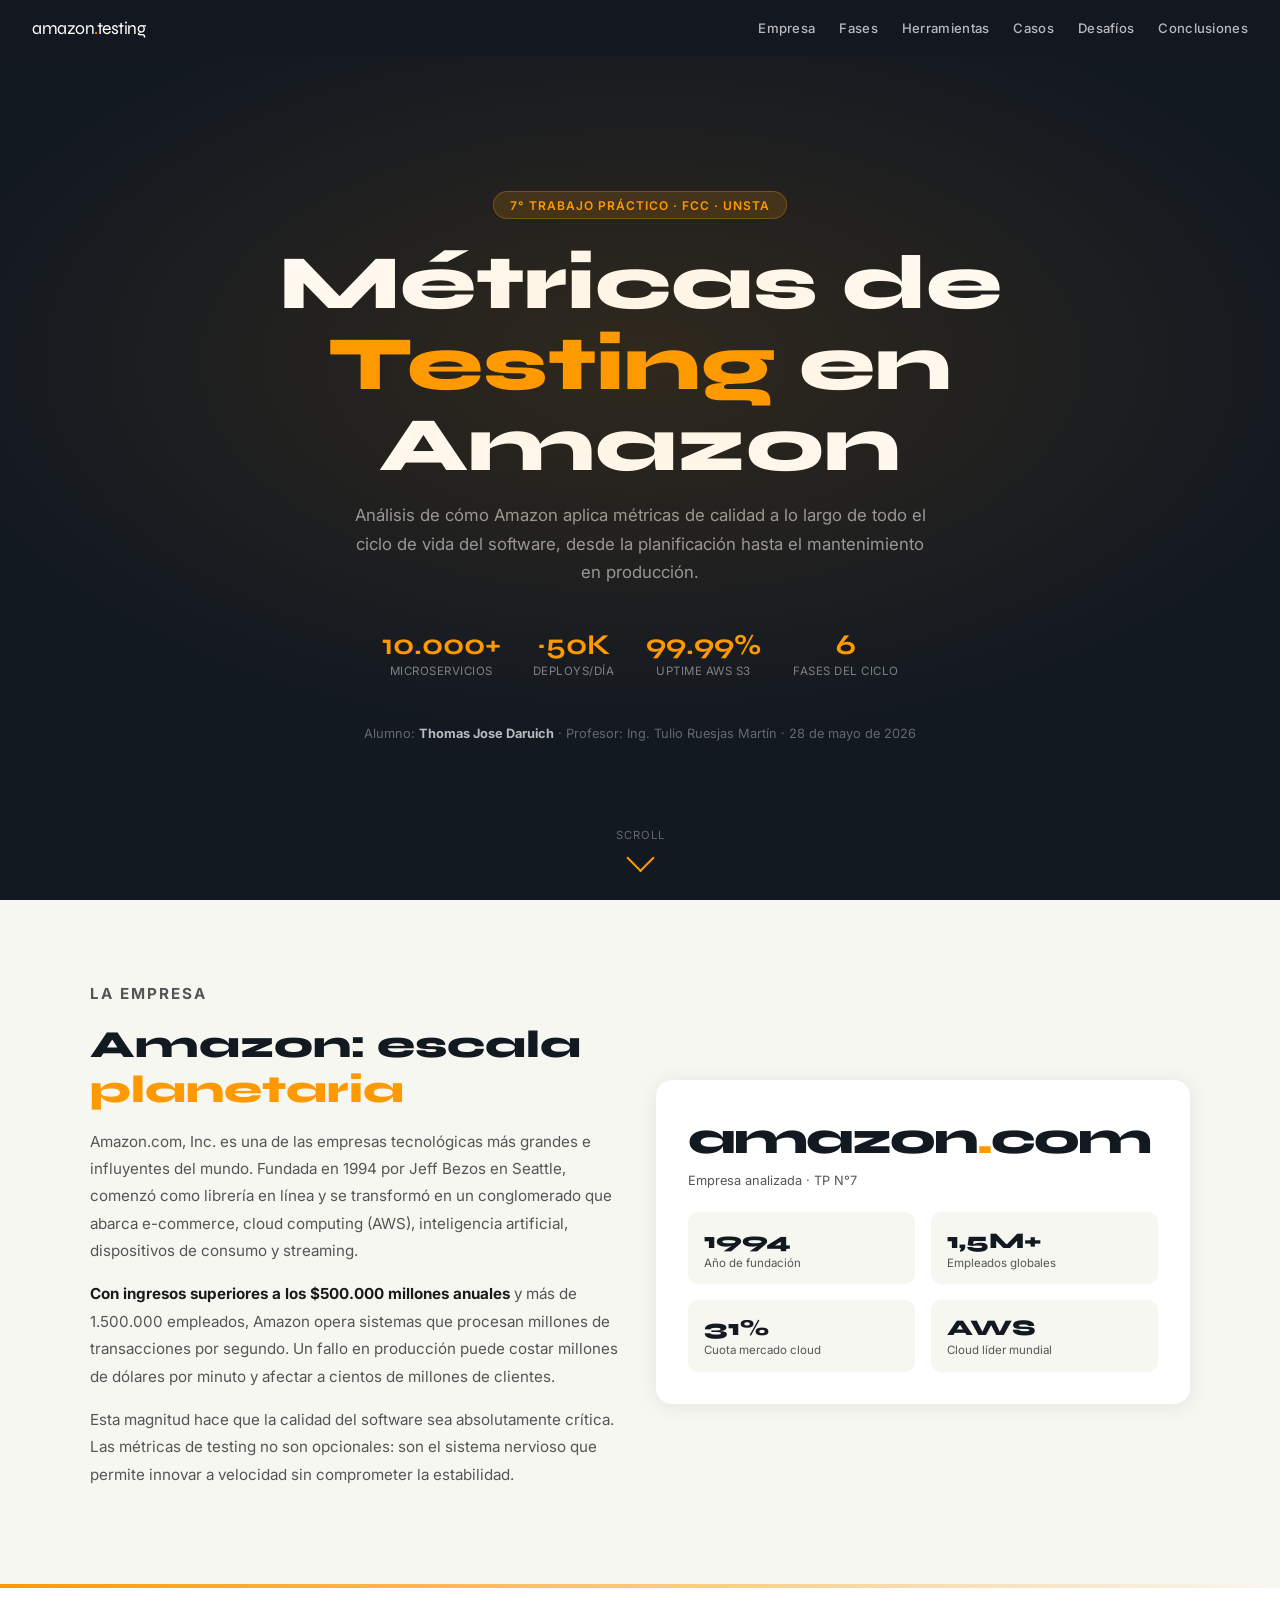
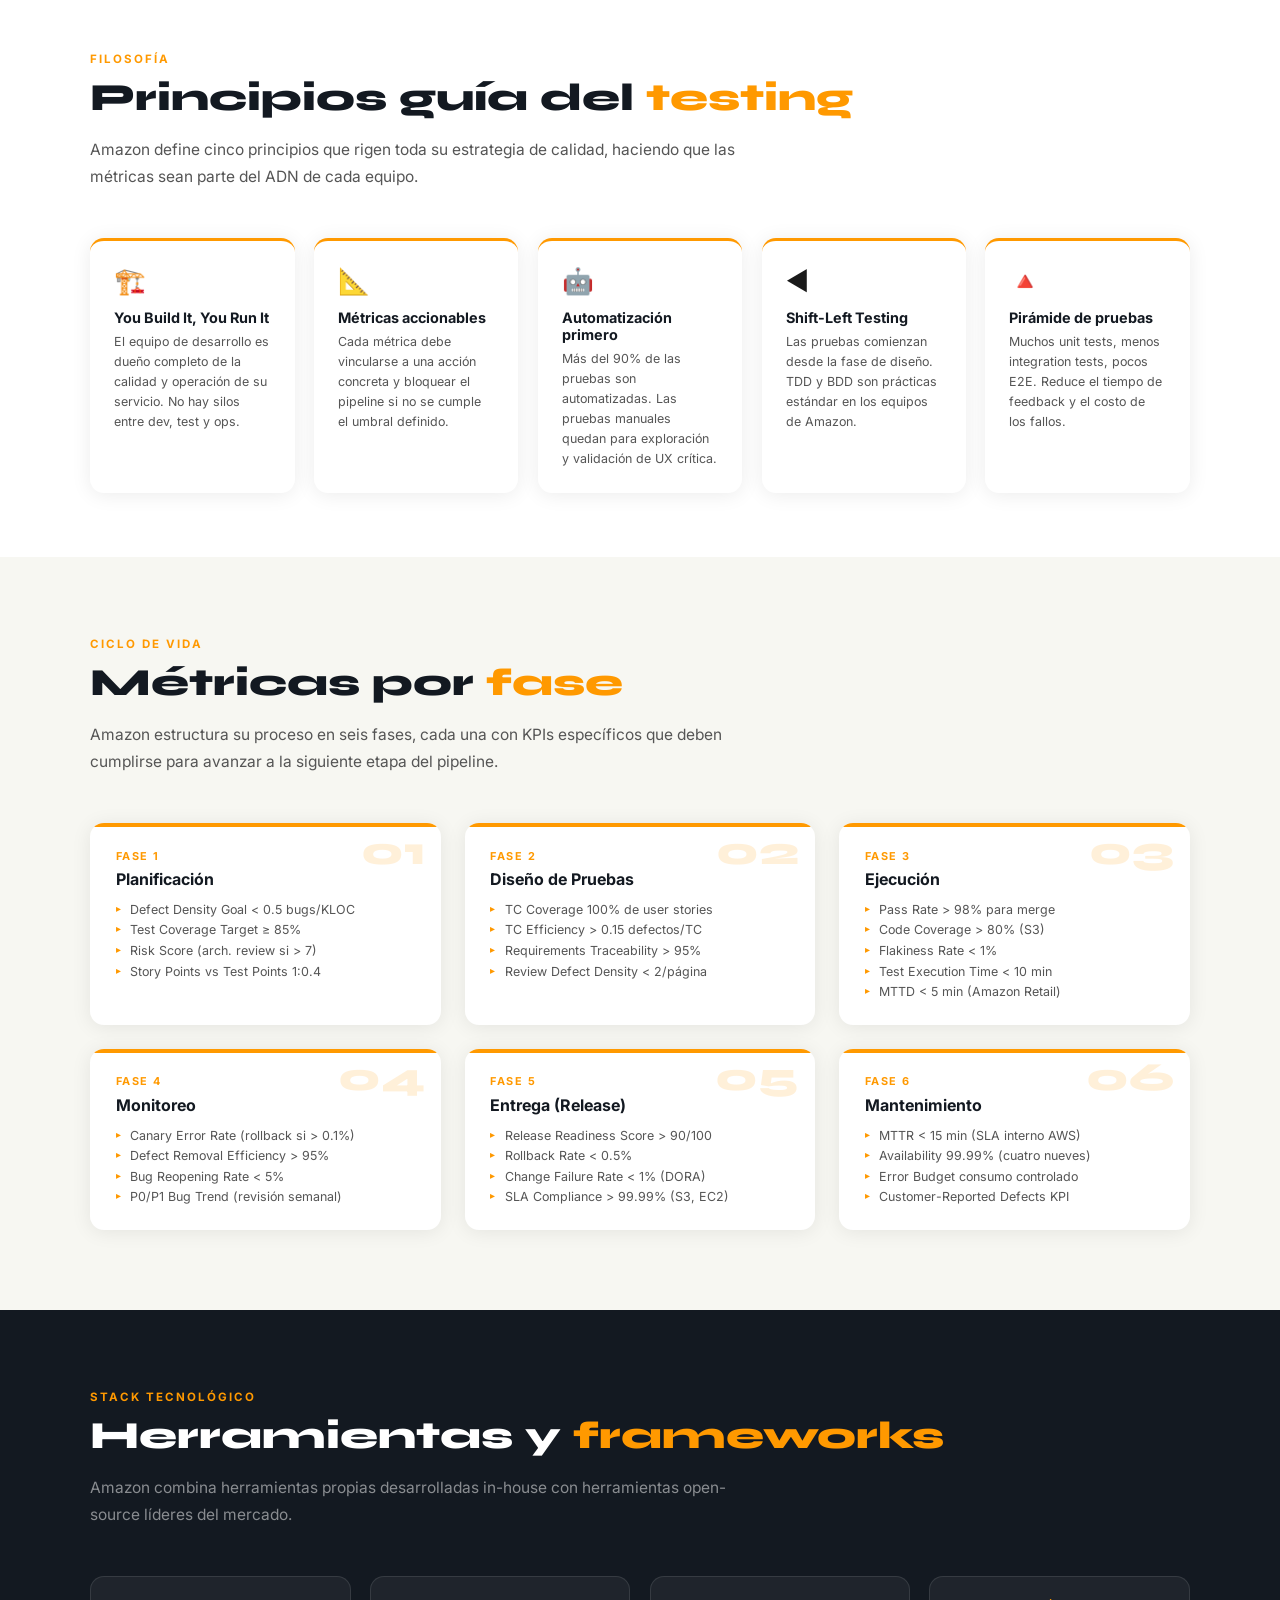
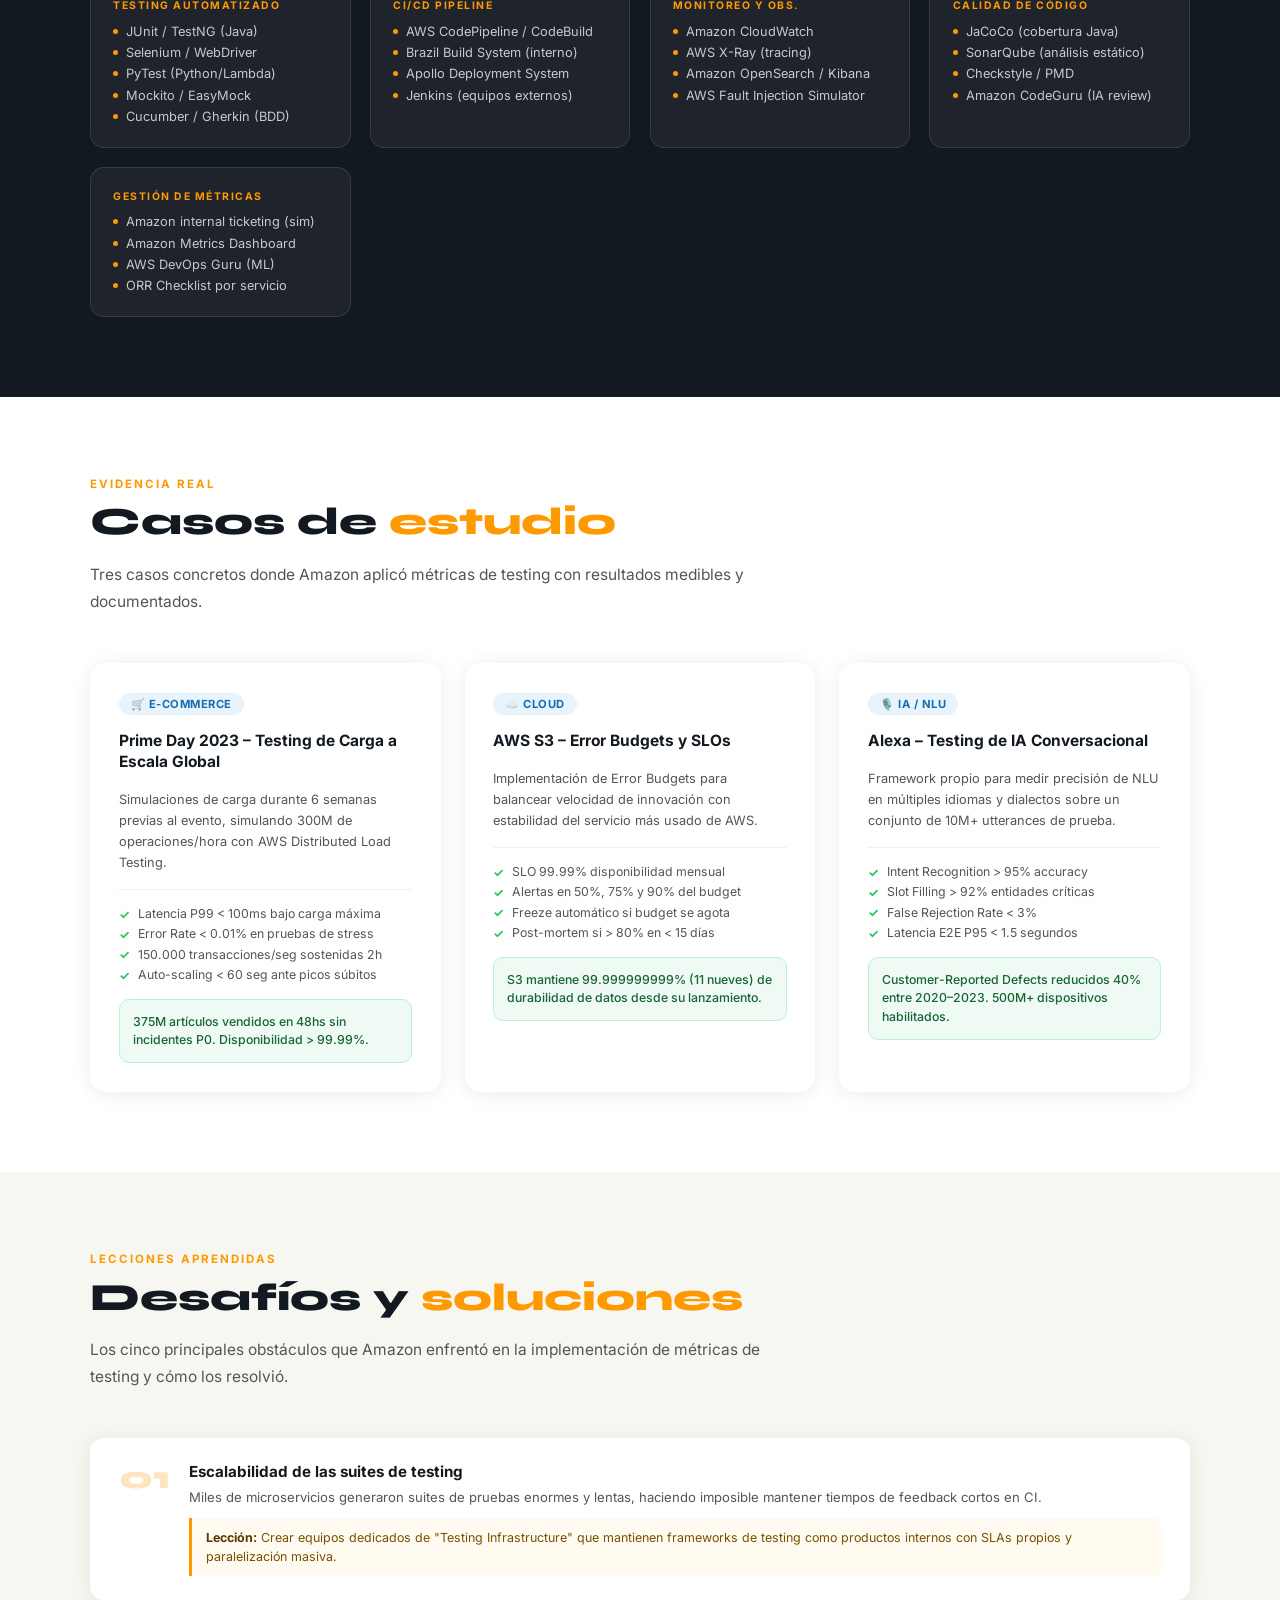
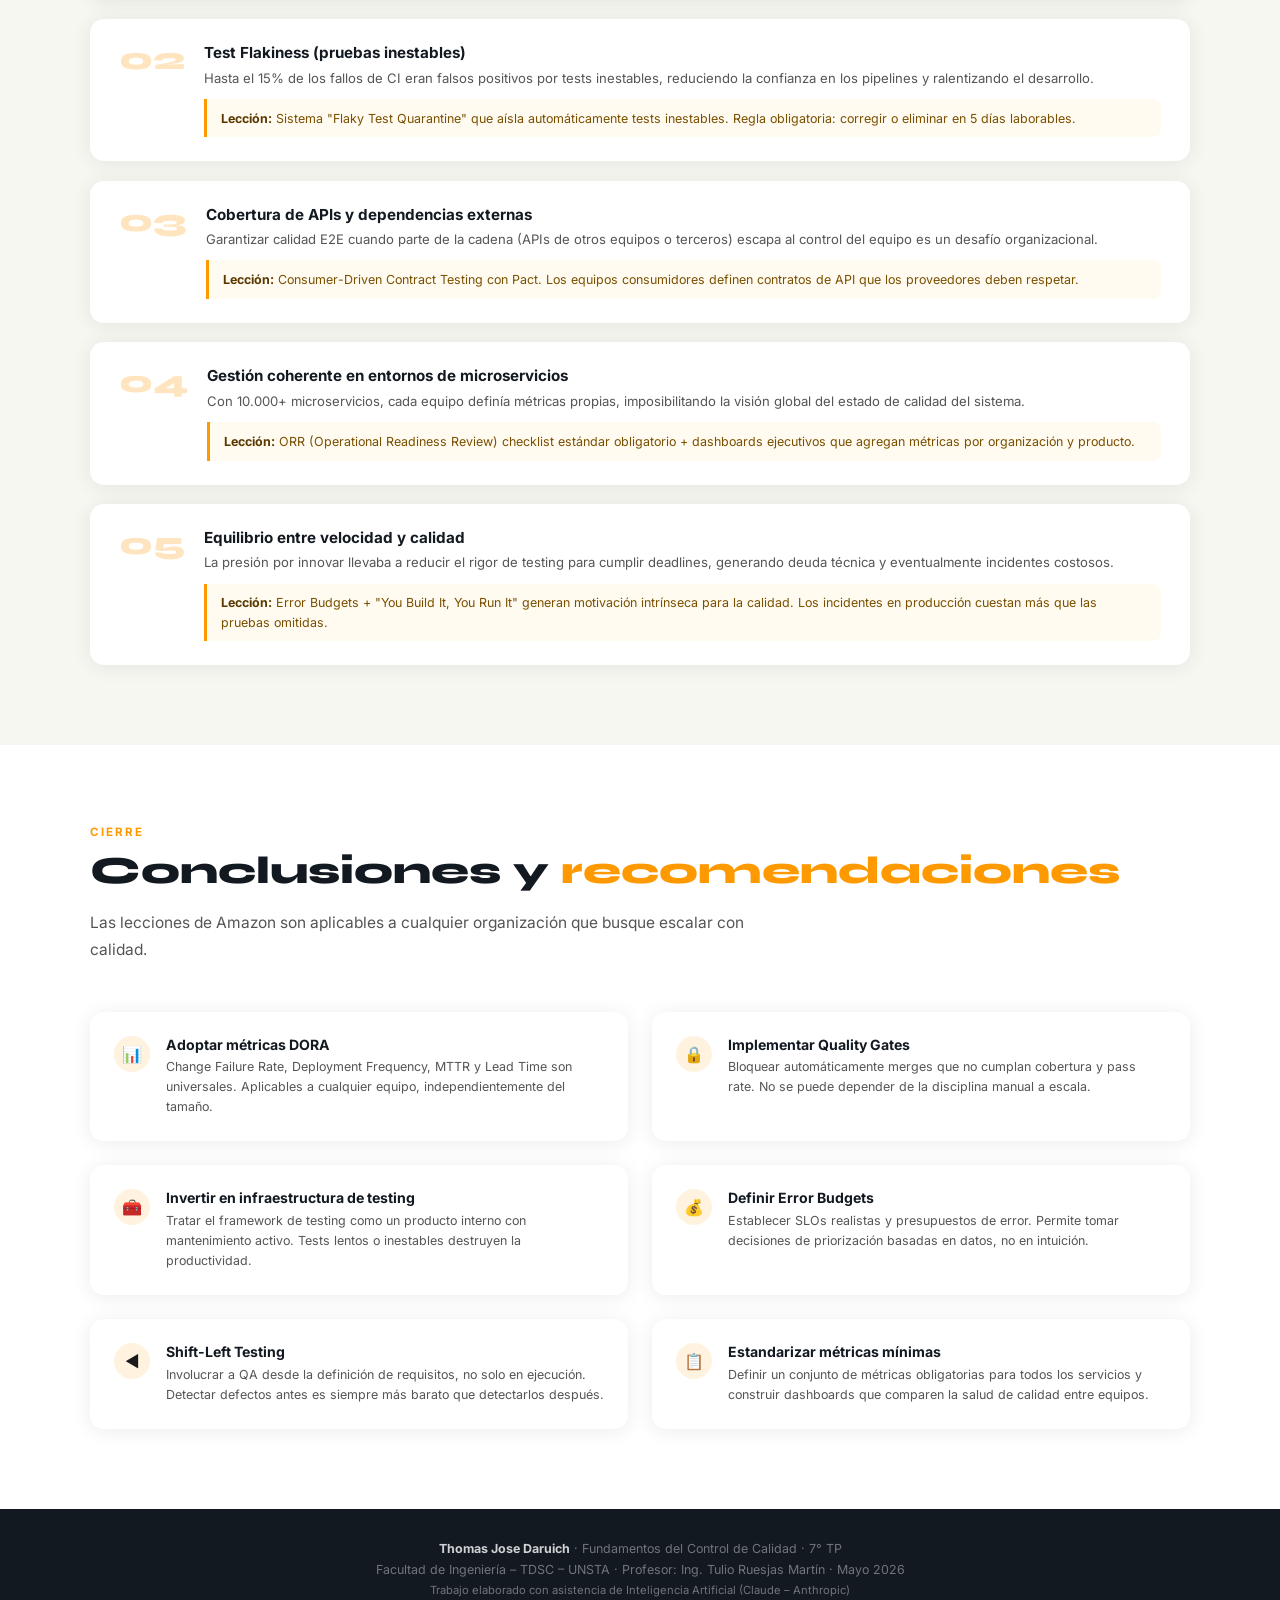
<file: TP7 FCC/index.html>
<!DOCTYPE html>
<html lang="es">
<head>
<meta charset="UTF-8">
<meta name="viewport" content="width=device-width, initial-scale=1.0">
<title>Métricas de Testing en Amazon – Thomas Jose Daruich</title>
<link href="https://fonts.googleapis.com/css2?family=Inter:wght@300;400;500;600;700;900&family=Syne:wght@700;800&display=swap" rel="stylesheet">
<style>
  *,*::before,*::after{box-sizing:border-box;margin:0;padding:0}
  :root{
    --orange:#FF9900;
    --dark:#131921;
    --blue:#146EB4;
    --light-blue:#e8f3fb;
    --text:#1a1a1a;
    --muted:#555;
    --bg:#f7f7f2;
    --white:#fff;
    --card-shadow:0 2px 20px rgba(0,0,0,.08);
  }
  html{scroll-behavior:smooth}
  body{font-family:'Inter',sans-serif;background:var(--bg);color:var(--text);overflow-x:hidden}

  /* NAV */
  nav{position:fixed;top:0;left:0;right:0;z-index:100;background:rgba(19,25,33,.95);backdrop-filter:blur(10px);padding:0 2rem;height:56px;display:flex;align-items:center;justify-content:space-between}
  .nav-logo{font-family:'Syne',sans-serif;color:#fff;font-size:1.1rem;letter-spacing:-.5px}
  .nav-logo span{color:var(--orange)}
  .nav-links{display:flex;gap:1.5rem}
  .nav-links a{color:rgba(255,255,255,.7);text-decoration:none;font-size:.82rem;font-weight:500;letter-spacing:.3px;transition:color .2s}
  .nav-links a:hover{color:var(--orange)}

  /* HERO */
  .hero{min-height:100vh;background:var(--dark);display:flex;flex-direction:column;justify-content:center;align-items:center;text-align:center;padding:5rem 2rem 3rem;position:relative;overflow:hidden}
  .hero::before{content:'';position:absolute;inset:0;background:radial-gradient(ellipse 80% 60% at 50% 40%,rgba(255,153,0,.12) 0%,transparent 70%)}
  .hero-badge{background:rgba(255,153,0,.15);border:1px solid rgba(255,153,0,.3);color:var(--orange);font-size:.75rem;font-weight:600;letter-spacing:1px;text-transform:uppercase;padding:.35rem 1rem;border-radius:20px;margin-bottom:1.5rem;display:inline-block}
  .hero h1{font-family:'Syne',sans-serif;font-size:clamp(2.5rem,6vw,5rem);font-weight:800;color:#fff;line-height:1.05;margin-bottom:1rem;max-width:900px}
  .hero h1 .accent{color:var(--orange)}
  .hero-sub{color:rgba(255,255,255,.55);font-size:1.05rem;max-width:580px;line-height:1.7;margin-bottom:2.5rem}
  .hero-meta{display:flex;gap:2rem;justify-content:center;flex-wrap:wrap;margin-bottom:3rem}
  .hero-meta-item{text-align:center}
  .hero-meta-item .val{font-family:'Syne',sans-serif;font-size:1.8rem;font-weight:700;color:var(--orange)}
  .hero-meta-item .lbl{font-size:.72rem;color:rgba(255,255,255,.45);letter-spacing:.5px;text-transform:uppercase;margin-top:2px}
  .hero-scroll{position:absolute;bottom:2rem;left:50%;transform:translateX(-50%);display:flex;flex-direction:column;align-items:center;gap:.4rem}
  .hero-scroll span{font-size:.7rem;color:rgba(255,255,255,.35);letter-spacing:1px;text-transform:uppercase}
  .arrow-down{width:20px;height:20px;border-right:2px solid var(--orange);border-bottom:2px solid var(--orange);transform:rotate(45deg);animation:bounce 1.5s infinite}
  @keyframes bounce{0%,100%{transform:rotate(45deg) translateY(-4px)}50%{transform:rotate(45deg) translateY(4px)}}

  /* SECTIONS */
  section{padding:5rem 2rem}
  .container{max-width:1100px;margin:0 auto}
  .section-label{font-size:.72rem;font-weight:700;letter-spacing:2px;text-transform:uppercase;color:var(--orange);margin-bottom:.6rem}
  .section-title{font-family:'Syne',sans-serif;font-size:clamp(1.8rem,3vw,2.6rem);font-weight:800;color:var(--dark);line-height:1.15;margin-bottom:1rem}
  .section-title .acc{color:var(--orange)}
  .section-desc{color:var(--muted);font-size:.97rem;line-height:1.75;max-width:680px;margin-bottom:3rem}

  /* INTRO */
  .intro-grid{display:grid;grid-template-columns:1fr 1fr;gap:2rem;align-items:center}
  .intro-text p{color:var(--muted);font-size:.95rem;line-height:1.8;margin-bottom:1rem}
  .intro-text p strong{color:var(--text)}
  .amazon-card{background:var(--white);border-radius:16px;padding:2rem;box-shadow:var(--card-shadow)}
  .amazon-logo{font-family:'Syne',sans-serif;font-size:2.8rem;font-weight:800;color:var(--dark);letter-spacing:-2px;margin-bottom:.5rem}
  .amazon-logo span{color:var(--orange)}
  .amazon-logo sub{font-size:1rem;vertical-align:-.3em;color:var(--orange)}
  .stat-row{display:grid;grid-template-columns:1fr 1fr;gap:1rem;margin-top:1.5rem}
  .stat-item{background:var(--bg);border-radius:10px;padding:.9rem 1rem}
  .stat-item .n{font-family:'Syne',sans-serif;font-size:1.4rem;font-weight:800;color:var(--dark)}
  .stat-item .d{font-size:.72rem;color:var(--muted);margin-top:2px}

  /* PHILOSOPHY CARDS */
  .phil-grid{display:grid;grid-template-columns:repeat(auto-fit,minmax(200px,1fr));gap:1.2rem}
  .phil-card{background:var(--white);border-radius:14px;padding:1.5rem;box-shadow:var(--card-shadow);border-top:3px solid var(--orange);transition:transform .2s,box-shadow .2s}
  .phil-card:hover{transform:translateY(-4px);box-shadow:0 8px 30px rgba(0,0,0,.13)}
  .phil-card .icon{font-size:1.6rem;margin-bottom:.8rem}
  .phil-card h3{font-size:.9rem;font-weight:700;color:var(--dark);margin-bottom:.4rem}
  .phil-card p{font-size:.78rem;color:var(--muted);line-height:1.6}

  /* CYCLE TIMELINE */
  .cycle-wrap{position:relative}
  .cycle-steps{display:grid;grid-template-columns:repeat(3,1fr);gap:1.5rem}
  .cycle-card{background:var(--white);border-radius:14px;padding:1.6rem;box-shadow:var(--card-shadow);position:relative;overflow:hidden}
  .cycle-card::before{content:'';position:absolute;top:0;left:0;right:0;height:4px;background:var(--orange)}
  .cycle-num{font-family:'Syne',sans-serif;font-size:2.5rem;font-weight:800;color:rgba(255,153,0,.15);position:absolute;top:.5rem;right:1rem;line-height:1}
  .cycle-phase{font-size:.68rem;font-weight:700;letter-spacing:1.5px;text-transform:uppercase;color:var(--orange);margin-bottom:.4rem}
  .cycle-title{font-size:1rem;font-weight:700;color:var(--dark);margin-bottom:.8rem}
  .cycle-metrics{list-style:none;display:flex;flex-direction:column;gap:.35rem}
  .cycle-metrics li{font-size:.78rem;color:var(--muted);padding-left:.9rem;position:relative}
  .cycle-metrics li::before{content:'▸';position:absolute;left:0;color:var(--orange);font-size:.6rem;top:.1em}

  /* TOOLS SECTION */
  .tools-bg{background:var(--dark)}
  .tools-bg .section-title{color:#fff}
  .tools-bg .section-desc{color:rgba(255,255,255,.5)}
  .tools-grid{display:grid;grid-template-columns:repeat(auto-fit,minmax(220px,1fr));gap:1.2rem}
  .tool-card{background:rgba(255,255,255,.05);border:1px solid rgba(255,255,255,.1);border-radius:14px;padding:1.4rem;transition:background .2s,border-color .2s}
  .tool-card:hover{background:rgba(255,153,0,.08);border-color:rgba(255,153,0,.3)}
  .tool-category{font-size:.65rem;font-weight:700;letter-spacing:1.5px;text-transform:uppercase;color:var(--orange);margin-bottom:.7rem}
  .tool-list{display:flex;flex-direction:column;gap:.4rem}
  .tool-item{display:flex;align-items:center;gap:.5rem;font-size:.8rem;color:rgba(255,255,255,.75)}
  .tool-dot{width:5px;height:5px;border-radius:50%;background:var(--orange);flex-shrink:0}

  /* CASES */
  .cases-grid{display:grid;grid-template-columns:1fr 1fr 1fr;gap:1.5rem}
  .case-card{background:var(--white);border-radius:16px;padding:1.8rem;box-shadow:var(--card-shadow);display:flex;flex-direction:column;gap:1rem}
  .case-tag{display:inline-flex;align-items:center;gap:.4rem;background:var(--light-blue);color:var(--blue);font-size:.7rem;font-weight:700;letter-spacing:.5px;text-transform:uppercase;padding:.25rem .75rem;border-radius:20px}
  .case-title{font-size:.97rem;font-weight:700;color:var(--dark);line-height:1.35}
  .case-desc{font-size:.8rem;color:var(--muted);line-height:1.65}
  .case-metrics{border-top:1px solid #f0f0f0;padding-top:1rem;display:flex;flex-direction:column;gap:.3rem}
  .case-metric{display:flex;align-items:flex-start;gap:.5rem;font-size:.77rem;color:var(--muted)}
  .case-metric::before{content:'✓';color:#22c55e;font-weight:700;flex-shrink:0;margin-top:.05em}
  .case-result{background:#f0faf5;border:1px solid #bbf0d4;border-radius:10px;padding:.8rem;font-size:.77rem;color:#166534;line-height:1.5;font-weight:500}

  /* CHALLENGES */
  .challenges-list{display:flex;flex-direction:column;gap:1.2rem}
  .challenge-item{background:var(--white);border-radius:14px;padding:1.5rem 1.8rem;box-shadow:var(--card-shadow);display:grid;grid-template-columns:auto 1fr;gap:1.2rem;align-items:start}
  .challenge-num{font-family:'Syne',sans-serif;font-size:2rem;font-weight:800;color:rgba(255,153,0,.25);line-height:1;min-width:40px}
  .challenge-content h3{font-size:.95rem;font-weight:700;color:var(--dark);margin-bottom:.35rem}
  .challenge-content p{font-size:.82rem;color:var(--muted);line-height:1.65;margin-bottom:.6rem}
  .lesson-box{background:#fffbf0;border-left:3px solid var(--orange);padding:.6rem .9rem;border-radius:0 8px 8px 0;font-size:.78rem;color:#7a4f00;line-height:1.55}
  .lesson-box strong{color:#5a3800}

  /* CONCLUSIONS */
  .concl-grid{display:grid;grid-template-columns:1fr 1fr;gap:1.5rem}
  .concl-card{background:var(--white);border-radius:14px;padding:1.5rem;box-shadow:var(--card-shadow);display:flex;gap:1rem;align-items:flex-start}
  .concl-icon{width:36px;height:36px;border-radius:50%;background:rgba(255,153,0,.12);display:flex;align-items:center;justify-content:center;font-size:1rem;flex-shrink:0}
  .concl-card h3{font-size:.88rem;font-weight:700;color:var(--dark);margin-bottom:.3rem}
  .concl-card p{font-size:.78rem;color:var(--muted);line-height:1.6}

  /* FOOTER */
  footer{background:var(--dark);color:rgba(255,255,255,.4);text-align:center;padding:2rem;font-size:.78rem}
  footer strong{color:rgba(255,255,255,.8)}

  /* DIVIDER */
  .divider{height:4px;background:linear-gradient(90deg,var(--orange) 0%,transparent 100%);margin:0}

  /* RESPONSIVE */
  @media(max-width:768px){
    .intro-grid,.cases-grid,.cycle-steps,.concl-grid{grid-template-columns:1fr}
    .nav-links{display:none}
  }
  @media(max-width:600px){
    .cycle-steps{grid-template-columns:1fr 1fr}
  }
</style>
</head>
<body>

<!-- NAV -->
<nav>
  <div class="nav-logo">amazon<span>.</span>testing</div>
  <div class="nav-links">
    <a href="#intro">Empresa</a>
    <a href="#fases">Fases</a>
    <a href="#herramientas">Herramientas</a>
    <a href="#casos">Casos</a>
    <a href="#desafios">Desafíos</a>
    <a href="#conclusiones">Conclusiones</a>
  </div>
</nav>

<!-- HERO -->
<section class="hero">
  <div class="hero-badge">7° Trabajo Práctico · FCC · UNSTA</div>
  <h1>Métricas de<br><span class="accent">Testing</span> en Amazon</h1>
  <p class="hero-sub">Análisis de cómo Amazon aplica métricas de calidad a lo largo de todo el ciclo de vida del software, desde la planificación hasta el mantenimiento en producción.</p>
  <div class="hero-meta">
    <div class="hero-meta-item">
      <div class="val">10.000+</div>
      <div class="lbl">Microservicios</div>
    </div>
    <div class="hero-meta-item">
      <div class="val">~50K</div>
      <div class="lbl">Deploys/día</div>
    </div>
    <div class="hero-meta-item">
      <div class="val">99.99%</div>
      <div class="lbl">Uptime AWS S3</div>
    </div>
    <div class="hero-meta-item">
      <div class="val">6</div>
      <div class="lbl">Fases del ciclo</div>
    </div>
  </div>
  <p style="color:rgba(255,255,255,.35);font-size:.8rem">Alumno: <strong style="color:rgba(255,255,255,.7)">Thomas Jose Daruich</strong> · Profesor: Ing. Tulio Ruesjas Martín · 28 de mayo de 2026</p>
  <div class="hero-scroll">
    <span>Scroll</span>
    <div class="arrow-down"></div>
  </div>
</section>

<!-- INTRO -->
<section id="intro">
  <div class="container">
    <div class="intro-grid">
      <div class="intro-text">
        <p class="section-label">La empresa</p>
        <h2 class="section-title">Amazon: escala <span class="acc">planetaria</span></h2>
        <p>Amazon.com, Inc. es una de las empresas tecnológicas más grandes e influyentes del mundo. Fundada en 1994 por Jeff Bezos en Seattle, comenzó como librería en línea y se transformó en un conglomerado que abarca e-commerce, cloud computing (AWS), inteligencia artificial, dispositivos de consumo y streaming.</p>
        <p><strong>Con ingresos superiores a los $500.000 millones anuales</strong> y más de 1.500.000 empleados, Amazon opera sistemas que procesan millones de transacciones por segundo. Un fallo en producción puede costar millones de dólares por minuto y afectar a cientos de millones de clientes.</p>
        <p>Esta magnitud hace que la calidad del software sea absolutamente crítica. Las métricas de testing no son opcionales: son el sistema nervioso que permite innovar a velocidad sin comprometer la estabilidad.</p>
      </div>
      <div>
        <div class="amazon-card">
          <div class="amazon-logo">amazon<span>.</span>com</div>
          <p style="font-size:.8rem;color:var(--muted);margin-bottom:1rem">Empresa analizada · TP N°7</p>
          <div class="stat-row">
            <div class="stat-item"><div class="n">1994</div><div class="d">Año de fundación</div></div>
            <div class="stat-item"><div class="n">1,5M+</div><div class="d">Empleados globales</div></div>
            <div class="stat-item"><div class="n">31%</div><div class="d">Cuota mercado cloud</div></div>
            <div class="stat-item"><div class="n">AWS</div><div class="d">Cloud líder mundial</div></div>
          </div>
        </div>
      </div>
    </div>
  </div>
</section>

<div class="divider"></div>

<!-- FILOSOFÍA -->
<section style="background:#fff;padding:4rem 2rem">
  <div class="container">
    <p class="section-label">Filosofía</p>
    <h2 class="section-title">Principios guía del <span class="acc">testing</span></h2>
    <p class="section-desc">Amazon define cinco principios que rigen toda su estrategia de calidad, haciendo que las métricas sean parte del ADN de cada equipo.</p>
    <div class="phil-grid">
      <div class="phil-card">
        <div class="icon">🏗️</div>
        <h3>You Build It, You Run It</h3>
        <p>El equipo de desarrollo es dueño completo de la calidad y operación de su servicio. No hay silos entre dev, test y ops.</p>
      </div>
      <div class="phil-card">
        <div class="icon">📐</div>
        <h3>Métricas accionables</h3>
        <p>Cada métrica debe vincularse a una acción concreta y bloquear el pipeline si no se cumple el umbral definido.</p>
      </div>
      <div class="phil-card">
        <div class="icon">🤖</div>
        <h3>Automatización primero</h3>
        <p>Más del 90% de las pruebas son automatizadas. Las pruebas manuales quedan para exploración y validación de UX crítica.</p>
      </div>
      <div class="phil-card">
        <div class="icon">◀️</div>
        <h3>Shift-Left Testing</h3>
        <p>Las pruebas comienzan desde la fase de diseño. TDD y BDD son prácticas estándar en los equipos de Amazon.</p>
      </div>
      <div class="phil-card">
        <div class="icon">🔺</div>
        <h3>Pirámide de pruebas</h3>
        <p>Muchos unit tests, menos integration tests, pocos E2E. Reduce el tiempo de feedback y el costo de los fallos.</p>
      </div>
    </div>
  </div>
</section>

<!-- FASES -->
<section id="fases">
  <div class="container">
    <p class="section-label">Ciclo de vida</p>
    <h2 class="section-title">Métricas por <span class="acc">fase</span></h2>
    <p class="section-desc">Amazon estructura su proceso en seis fases, cada una con KPIs específicos que deben cumplirse para avanzar a la siguiente etapa del pipeline.</p>
    <div class="cycle-steps">

      <div class="cycle-card">
        <div class="cycle-num">01</div>
        <div class="cycle-phase">Fase 1</div>
        <div class="cycle-title">Planificación</div>
        <ul class="cycle-metrics">
          <li>Defect Density Goal &lt; 0.5 bugs/KLOC</li>
          <li>Test Coverage Target ≥ 85%</li>
          <li>Risk Score (arch. review si &gt; 7)</li>
          <li>Story Points vs Test Points 1:0.4</li>
        </ul>
      </div>

      <div class="cycle-card">
        <div class="cycle-num">02</div>
        <div class="cycle-phase">Fase 2</div>
        <div class="cycle-title">Diseño de Pruebas</div>
        <ul class="cycle-metrics">
          <li>TC Coverage 100% de user stories</li>
          <li>TC Efficiency &gt; 0.15 defectos/TC</li>
          <li>Requirements Traceability &gt; 95%</li>
          <li>Review Defect Density &lt; 2/página</li>
        </ul>
      </div>

      <div class="cycle-card">
        <div class="cycle-num">03</div>
        <div class="cycle-phase">Fase 3</div>
        <div class="cycle-title">Ejecución</div>
        <ul class="cycle-metrics">
          <li>Pass Rate &gt; 98% para merge</li>
          <li>Code Coverage &gt; 80% (S3)</li>
          <li>Flakiness Rate &lt; 1%</li>
          <li>Test Execution Time &lt; 10 min</li>
          <li>MTTD &lt; 5 min (Amazon Retail)</li>
        </ul>
      </div>

      <div class="cycle-card">
        <div class="cycle-num">04</div>
        <div class="cycle-phase">Fase 4</div>
        <div class="cycle-title">Monitoreo</div>
        <ul class="cycle-metrics">
          <li>Canary Error Rate (rollback si &gt; 0.1%)</li>
          <li>Defect Removal Efficiency &gt; 95%</li>
          <li>Bug Reopening Rate &lt; 5%</li>
          <li>P0/P1 Bug Trend (revisión semanal)</li>
        </ul>
      </div>

      <div class="cycle-card">
        <div class="cycle-num">05</div>
        <div class="cycle-phase">Fase 5</div>
        <div class="cycle-title">Entrega (Release)</div>
        <ul class="cycle-metrics">
          <li>Release Readiness Score &gt; 90/100</li>
          <li>Rollback Rate &lt; 0.5%</li>
          <li>Change Failure Rate &lt; 1% (DORA)</li>
          <li>SLA Compliance &gt; 99.99% (S3, EC2)</li>
        </ul>
      </div>

      <div class="cycle-card">
        <div class="cycle-num">06</div>
        <div class="cycle-phase">Fase 6</div>
        <div class="cycle-title">Mantenimiento</div>
        <ul class="cycle-metrics">
          <li>MTTR &lt; 15 min (SLA interno AWS)</li>
          <li>Availability 99.99% (cuatro nueves)</li>
          <li>Error Budget consumo controlado</li>
          <li>Customer-Reported Defects KPI</li>
        </ul>
      </div>

    </div>
  </div>
</section>

<!-- HERRAMIENTAS -->
<section id="herramientas" class="tools-bg">
  <div class="container">
    <p class="section-label" style="color:var(--orange)">Stack tecnológico</p>
    <h2 class="section-title">Herramientas y <span class="acc">frameworks</span></h2>
    <p class="section-desc">Amazon combina herramientas propias desarrolladas in-house con herramientas open-source líderes del mercado.</p>
    <div class="tools-grid">
      <div class="tool-card">
        <div class="tool-category">Testing Automatizado</div>
        <div class="tool-list">
          <div class="tool-item"><div class="tool-dot"></div>JUnit / TestNG (Java)</div>
          <div class="tool-item"><div class="tool-dot"></div>Selenium / WebDriver</div>
          <div class="tool-item"><div class="tool-dot"></div>PyTest (Python/Lambda)</div>
          <div class="tool-item"><div class="tool-dot"></div>Mockito / EasyMock</div>
          <div class="tool-item"><div class="tool-dot"></div>Cucumber / Gherkin (BDD)</div>
        </div>
      </div>
      <div class="tool-card">
        <div class="tool-category">CI/CD Pipeline</div>
        <div class="tool-list">
          <div class="tool-item"><div class="tool-dot"></div>AWS CodePipeline / CodeBuild</div>
          <div class="tool-item"><div class="tool-dot"></div>Brazil Build System (interno)</div>
          <div class="tool-item"><div class="tool-dot"></div>Apollo Deployment System</div>
          <div class="tool-item"><div class="tool-dot"></div>Jenkins (equipos externos)</div>
        </div>
      </div>
      <div class="tool-card">
        <div class="tool-category">Monitoreo y Obs.</div>
        <div class="tool-list">
          <div class="tool-item"><div class="tool-dot"></div>Amazon CloudWatch</div>
          <div class="tool-item"><div class="tool-dot"></div>AWS X-Ray (tracing)</div>
          <div class="tool-item"><div class="tool-dot"></div>Amazon OpenSearch / Kibana</div>
          <div class="tool-item"><div class="tool-dot"></div>AWS Fault Injection Simulator</div>
        </div>
      </div>
      <div class="tool-card">
        <div class="tool-category">Calidad de Código</div>
        <div class="tool-list">
          <div class="tool-item"><div class="tool-dot"></div>JaCoCo (cobertura Java)</div>
          <div class="tool-item"><div class="tool-dot"></div>SonarQube (análisis estático)</div>
          <div class="tool-item"><div class="tool-dot"></div>Checkstyle / PMD</div>
          <div class="tool-item"><div class="tool-dot"></div>Amazon CodeGuru (IA review)</div>
        </div>
      </div>
      <div class="tool-card">
        <div class="tool-category">Gestión de Métricas</div>
        <div class="tool-list">
          <div class="tool-item"><div class="tool-dot"></div>Amazon internal ticketing (sim)</div>
          <div class="tool-item"><div class="tool-dot"></div>Amazon Metrics Dashboard</div>
          <div class="tool-item"><div class="tool-dot"></div>AWS DevOps Guru (ML)</div>
          <div class="tool-item"><div class="tool-dot"></div>ORR Checklist por servicio</div>
        </div>
      </div>
    </div>
  </div>
</section>

<!-- CASOS -->
<section id="casos" style="background:#fff">
  <div class="container">
    <p class="section-label">Evidencia real</p>
    <h2 class="section-title">Casos de <span class="acc">estudio</span></h2>
    <p class="section-desc">Tres casos concretos donde Amazon aplicó métricas de testing con resultados medibles y documentados.</p>
    <div class="cases-grid">

      <div class="case-card">
        <div><span class="case-tag">🛒 E-Commerce</span></div>
        <div class="case-title">Prime Day 2023 – Testing de Carga a Escala Global</div>
        <div class="case-desc">Simulaciones de carga durante 6 semanas previas al evento, simulando 300M de operaciones/hora con AWS Distributed Load Testing.</div>
        <div class="case-metrics">
          <div class="case-metric">Latencia P99 &lt; 100ms bajo carga máxima</div>
          <div class="case-metric">Error Rate &lt; 0.01% en pruebas de stress</div>
          <div class="case-metric">150.000 transacciones/seg sostenidas 2h</div>
          <div class="case-metric">Auto-scaling &lt; 60 seg ante picos súbitos</div>
        </div>
        <div class="case-result">375M artículos vendidos en 48hs sin incidentes P0. Disponibilidad &gt; 99.99%.</div>
      </div>

      <div class="case-card">
        <div><span class="case-tag">☁️ Cloud</span></div>
        <div class="case-title">AWS S3 – Error Budgets y SLOs</div>
        <div class="case-desc">Implementación de Error Budgets para balancear velocidad de innovación con estabilidad del servicio más usado de AWS.</div>
        <div class="case-metrics">
          <div class="case-metric">SLO 99.99% disponibilidad mensual</div>
          <div class="case-metric">Alertas en 50%, 75% y 90% del budget</div>
          <div class="case-metric">Freeze automático si budget se agota</div>
          <div class="case-metric">Post-mortem si &gt; 80% en &lt; 15 días</div>
        </div>
        <div class="case-result">S3 mantiene 99.999999999% (11 nueves) de durabilidad de datos desde su lanzamiento.</div>
      </div>

      <div class="case-card">
        <div><span class="case-tag">🎙️ IA / NLU</span></div>
        <div class="case-title">Alexa – Testing de IA Conversacional</div>
        <div class="case-desc">Framework propio para medir precisión de NLU en múltiples idiomas y dialectos sobre un conjunto de 10M+ utterances de prueba.</div>
        <div class="case-metrics">
          <div class="case-metric">Intent Recognition &gt; 95% accuracy</div>
          <div class="case-metric">Slot Filling &gt; 92% entidades críticas</div>
          <div class="case-metric">False Rejection Rate &lt; 3%</div>
          <div class="case-metric">Latencia E2E P95 &lt; 1.5 segundos</div>
        </div>
        <div class="case-result">Customer-Reported Defects reducidos 40% entre 2020–2023. 500M+ dispositivos habilitados.</div>
      </div>

    </div>
  </div>
</section>

<!-- DESAFÍOS -->
<section id="desafios">
  <div class="container">
    <p class="section-label">Lecciones aprendidas</p>
    <h2 class="section-title">Desafíos y <span class="acc">soluciones</span></h2>
    <p class="section-desc">Los cinco principales obstáculos que Amazon enfrentó en la implementación de métricas de testing y cómo los resolvió.</p>
    <div class="challenges-list">
      <div class="challenge-item">
        <div class="challenge-num">01</div>
        <div class="challenge-content">
          <h3>Escalabilidad de las suites de testing</h3>
          <p>Miles de microservicios generaron suites de pruebas enormes y lentas, haciendo imposible mantener tiempos de feedback cortos en CI.</p>
          <div class="lesson-box"><strong>Lección:</strong> Crear equipos dedicados de "Testing Infrastructure" que mantienen frameworks de testing como productos internos con SLAs propios y paralelización masiva.</div>
        </div>
      </div>
      <div class="challenge-item">
        <div class="challenge-num">02</div>
        <div class="challenge-content">
          <h3>Test Flakiness (pruebas inestables)</h3>
          <p>Hasta el 15% de los fallos de CI eran falsos positivos por tests inestables, reduciendo la confianza en los pipelines y ralentizando el desarrollo.</p>
          <div class="lesson-box"><strong>Lección:</strong> Sistema "Flaky Test Quarantine" que aísla automáticamente tests inestables. Regla obligatoria: corregir o eliminar en 5 días laborables.</div>
        </div>
      </div>
      <div class="challenge-item">
        <div class="challenge-num">03</div>
        <div class="challenge-content">
          <h3>Cobertura de APIs y dependencias externas</h3>
          <p>Garantizar calidad E2E cuando parte de la cadena (APIs de otros equipos o terceros) escapa al control del equipo es un desafío organizacional.</p>
          <div class="lesson-box"><strong>Lección:</strong> Consumer-Driven Contract Testing con Pact. Los equipos consumidores definen contratos de API que los proveedores deben respetar.</div>
        </div>
      </div>
      <div class="challenge-item">
        <div class="challenge-num">04</div>
        <div class="challenge-content">
          <h3>Gestión coherente en entornos de microservicios</h3>
          <p>Con 10.000+ microservicios, cada equipo definía métricas propias, imposibilitando la visión global del estado de calidad del sistema.</p>
          <div class="lesson-box"><strong>Lección:</strong> ORR (Operational Readiness Review) checklist estándar obligatorio + dashboards ejecutivos que agregan métricas por organización y producto.</div>
        </div>
      </div>
      <div class="challenge-item">
        <div class="challenge-num">05</div>
        <div class="challenge-content">
          <h3>Equilibrio entre velocidad y calidad</h3>
          <p>La presión por innovar llevaba a reducir el rigor de testing para cumplir deadlines, generando deuda técnica y eventualmente incidentes costosos.</p>
          <div class="lesson-box"><strong>Lección:</strong> Error Budgets + "You Build It, You Run It" generan motivación intrínseca para la calidad. Los incidentes en producción cuestan más que las pruebas omitidas.</div>
        </div>
      </div>
    </div>
  </div>
</section>

<!-- CONCLUSIONES -->
<section id="conclusiones" style="background:#fff">
  <div class="container">
    <p class="section-label">Cierre</p>
    <h2 class="section-title">Conclusiones y <span class="acc">recomendaciones</span></h2>
    <p class="section-desc">Las lecciones de Amazon son aplicables a cualquier organización que busque escalar con calidad.</p>
    <div class="concl-grid">
      <div class="concl-card">
        <div class="concl-icon">📊</div>
        <div>
          <h3>Adoptar métricas DORA</h3>
          <p>Change Failure Rate, Deployment Frequency, MTTR y Lead Time son universales. Aplicables a cualquier equipo, independientemente del tamaño.</p>
        </div>
      </div>
      <div class="concl-card">
        <div class="concl-icon">🔒</div>
        <div>
          <h3>Implementar Quality Gates</h3>
          <p>Bloquear automáticamente merges que no cumplan cobertura y pass rate. No se puede depender de la disciplina manual a escala.</p>
        </div>
      </div>
      <div class="concl-card">
        <div class="concl-icon">🧰</div>
        <div>
          <h3>Invertir en infraestructura de testing</h3>
          <p>Tratar el framework de testing como un producto interno con mantenimiento activo. Tests lentos o inestables destruyen la productividad.</p>
        </div>
      </div>
      <div class="concl-card">
        <div class="concl-icon">💰</div>
        <div>
          <h3>Definir Error Budgets</h3>
          <p>Establecer SLOs realistas y presupuestos de error. Permite tomar decisiones de priorización basadas en datos, no en intuición.</p>
        </div>
      </div>
      <div class="concl-card">
        <div class="concl-icon">◀️</div>
        <div>
          <h3>Shift-Left Testing</h3>
          <p>Involucrar a QA desde la definición de requisitos, no solo en ejecución. Detectar defectos antes es siempre más barato que detectarlos después.</p>
        </div>
      </div>
      <div class="concl-card">
        <div class="concl-icon">📋</div>
        <div>
          <h3>Estandarizar métricas mínimas</h3>
          <p>Definir un conjunto de métricas obligatorias para todos los servicios y construir dashboards que comparen la salud de calidad entre equipos.</p>
        </div>
      </div>
    </div>
  </div>
</section>

<!-- FOOTER -->
<footer>
  <p><strong>Thomas Jose Daruich</strong> · Fundamentos del Control de Calidad · 7° TP</p>
  <p style="margin-top:.4rem">Facultad de Ingeniería – TDSC – UNSTA · Profesor: Ing. Tulio Ruesjas Martín · Mayo 2026</p>
  <p style="margin-top:.4rem;font-size:.7rem">Trabajo elaborado con asistencia de Inteligencia Artificial (Claude – Anthropic)</p>
</footer>

</body>
</html>
</file>
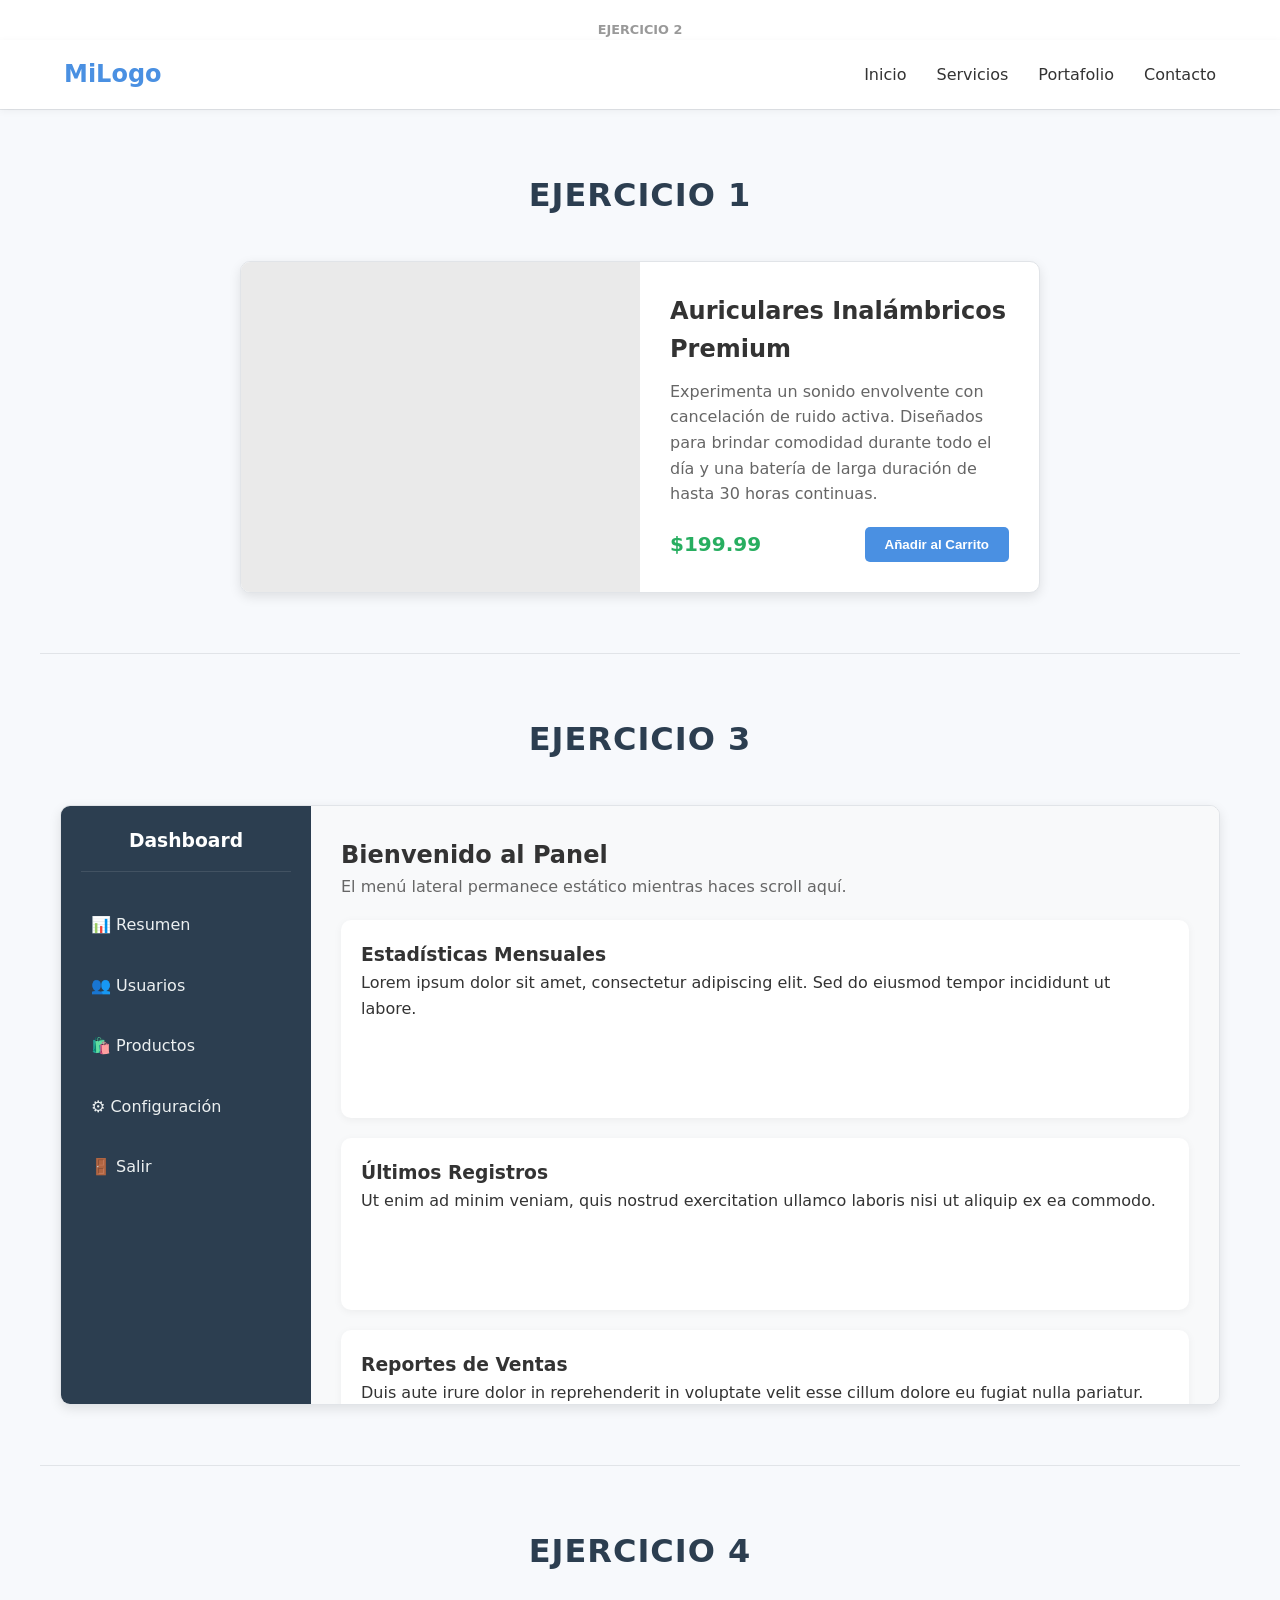
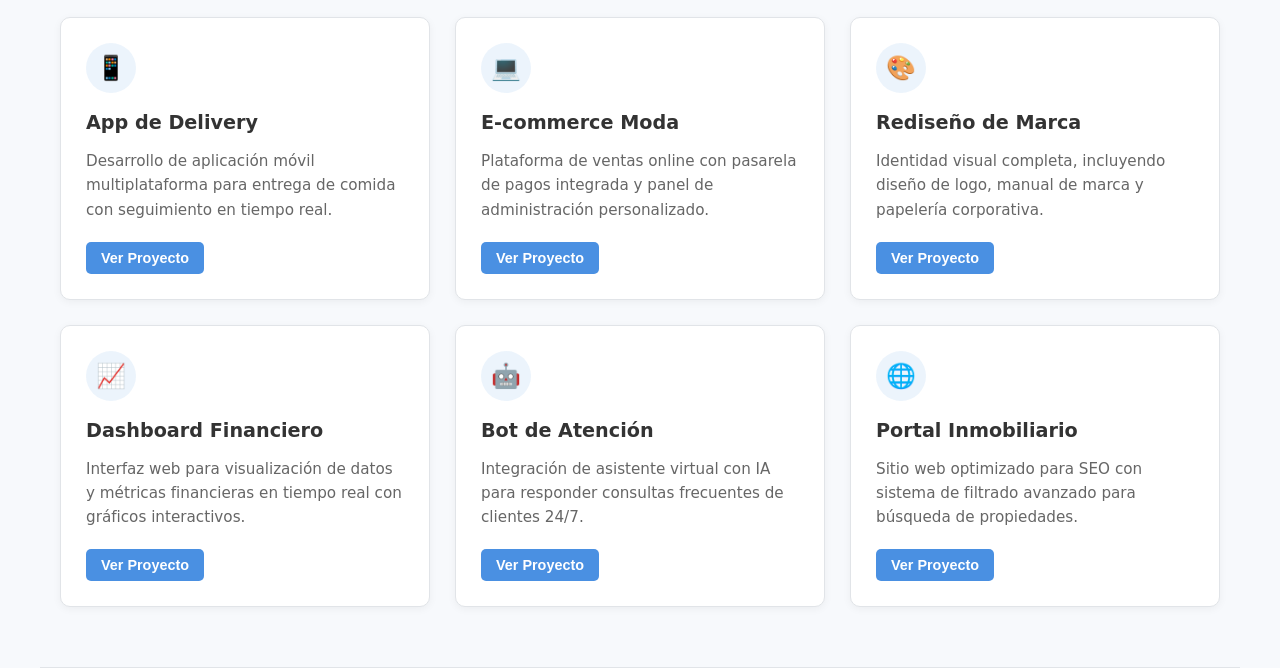
<file: TP 2 MAQUETADO Y DISEÑO/gemini.html>
<!DOCTYPE html>
<html lang="es">
<head>
    <meta charset="UTF-8">
    <meta name="viewport" content="width=device-width, initial-scale=1.0">
    <title>Ejercicios Frontend - HTML y CSS</title>
    <style>
        /* ==========================================================================
           ESTILOS GENERALES
           ========================================================================== */
        :root {
            --primary-color: #4A90E2;
            --primary-hover: #357ABD;
            --bg-body: #f7f9fc;
            --bg-card: #ffffff;
            --text-main: #333333;
            --text-muted: #666666;
            --border-color: #e1e4e8;
            --shadow-sm: 0 2px 8px rgba(0,0,0,0.05);
            --shadow-md: 0 4px 12px rgba(0,0,0,0.1);
            --shadow-hover: 0 8px 24px rgba(0,0,0,0.15);
            --radius: 10px;
        }

        * {
            box-sizing: border-box;
            margin: 0;
            padding: 0;
        }

        body {
            font-family: 'Segoe UI', system-ui, -apple-system, sans-serif;
            background-color: var(--bg-body);
            color: var(--text-main);
            line-height: 1.6;
        }

        .section-container {
            padding: 60px 20px;
            max-width: 1200px;
            margin: 0 auto;
            border-bottom: 1px solid var(--border-color);
        }

        .section-title {
            text-align: center;
            font-size: 2rem;
            margin-bottom: 40px;
            color: #2c3e50;
            text-transform: uppercase;
            letter-spacing: 1px;
        }

        /* Botones genéricos */
        .btn {
            background-color: var(--primary-color);
            color: white;
            border: none;
            padding: 10px 20px;
            border-radius: 5px;
            cursor: pointer;
            font-weight: 600;
            transition: background-color 0.3s ease, transform 0.2s ease;
        }

        .btn:hover {
            background-color: var(--primary-hover);
            transform: translateY(-2px);
        }

        /* ==========================================================================
           EJERCICIO 1: TARJETA DE PRESENTACIÓN DE PRODUCTO
           ========================================================================== */
        .product-wrapper {
            display: flex;
            justify-content: center;
        }

        .product-card {
            display: flex;
            flex-direction: row; /* Pantallas grandes: imagen y texto lado a lado */
            background-color: var(--bg-card);
            border: 1px solid var(--border-color);
            border-radius: var(--radius);
            box-shadow: var(--shadow-md);
            max-width: 800px;
            width: 100%;
            overflow: hidden;
            transition: box-shadow 0.3s ease;
        }

        .product-card:hover {
            box-shadow: var(--shadow-hover);
        }

        .product-image {
            width: 50%;
            background-color: #eaeaea;
            min-height: 300px;
            /* Simulamos una imagen con flexbox para este ejemplo */
            display: flex;
            align-items: center;
            justify-content: center;
            color: var(--text-muted);
            background-image: url('https://images.unsplash.com/photo-1505740420928-5e560c06d30e?auto=format&fit=crop&w=600&q=80');
            background-size: cover;
            background-position: center;
        }

        .product-info {
            width: 50%;
            padding: 30px;
            display: flex;
            flex-direction: column;
            justify-content: space-between;
        }

        .product-info h3 {
            font-size: 1.5rem;
            margin-bottom: 10px;
        }

        .product-info p {
            color: var(--text-muted);
            margin-bottom: 20px;
            flex-grow: 1;
        }

        .product-footer {
            display: flex;
            justify-content: space-between; /* Precio izquierda, Botón derecha */
            align-items: center;
            margin-top: auto;
        }

        .product-price {
            font-size: 1.25rem;
            font-weight: bold;
            color: #27ae60;
        }

        /* Responsive E1 */
        @media (max-width: 768px) {
            .product-card {
                flex-direction: column; /* Pantallas pequeñas: imagen arriba, texto abajo */
            }
            .product-image, .product-info {
                width: 100%;
            }
            .product-image {
                min-height: 250px;
            }
        }

        /* ==========================================================================
           EJERCICIO 2: BARRA DE NAVEGACIÓN
           ========================================================================== */
        .navbar-section {
            padding: 0; /* Reseteo de padding para que ocupe todo el ancho visualmente */
            max-width: 100%;
            background-color: white;
            border-bottom: 1px solid var(--border-color);
        }

        .navbar {
            display: flex;
            justify-content: space-between; /* Logo izq, menú der */
            align-items: center; /* Centrado vertical */
            padding: 15px 5%;
            box-shadow: var(--shadow-sm);
        }

        .nav-logo {
            font-size: 1.5rem;
            font-weight: 800;
            color: var(--primary-color);
            text-decoration: none;
        }

        .nav-menu {
            display: flex;
            list-style: none;
            gap: 30px;
        }

        .nav-menu a {
            text-decoration: none;
            color: var(--text-main);
            font-weight: 500;
            transition: color 0.3s ease;
        }

        .nav-menu a:hover {
            color: var(--primary-color);
        }

        .menu-toggle {
            display: none;
            font-size: 1.5rem;
            cursor: pointer;
        }

        /* Responsive E2 */
        @media (max-width: 768px) {
            .nav-menu {
                display: none; /* Ocultar menú en móviles */
            }
            .menu-toggle {
                display: block; /* Mostrar ícono de hamburguesa (simulado) */
            }
        }

        /* ==========================================================================
           EJERCICIO 3: PANEL ADMINISTRATIVO
           ========================================================================== */
        /* Contenedor específico para simular el panel completo dentro de la página */
        .admin-wrapper {
            height: 600px; /* Altura fija para la demo, en un caso real sería 100vh */
            display: flex; /* Layout de dos columnas */
            border: 1px solid var(--border-color);
            border-radius: var(--radius);
            overflow: hidden;
            background-color: var(--bg-card);
            box-shadow: var(--shadow-md);
        }

        .admin-sidebar {
            width: 250px; /* Ancho fijo */
            background-color: #2c3e50;
            color: white;
            padding: 20px;
            display: flex;
            flex-direction: column;
            flex-shrink: 0; /* Evita que el menú se encoja */
        }

        .admin-sidebar h3 {
            margin-bottom: 30px;
            text-align: center;
            border-bottom: 1px solid rgba(255,255,255,0.1);
            padding-bottom: 15px;
        }

        .admin-sidebar ul {
            list-style: none;
            display: flex;
            flex-direction: column;
            gap: 15px;
        }

        .admin-sidebar a {
            color: #ecf0f1;
            text-decoration: none;
            padding: 10px;
            border-radius: 5px;
            transition: background 0.3s;
            display: block;
        }

        .admin-sidebar a:hover {
            background-color: rgba(255,255,255,0.1);
        }

        .admin-content {
            flex-grow: 1; /* Área de contenido flexible */
            padding: 30px;
            overflow-y: auto; /* Scroll solo en el contenido derecho */
            background-color: #f8f9fa;
        }

        .admin-card {
            background: white;
            padding: 20px;
            border-radius: var(--radius);
            box-shadow: var(--shadow-sm);
            margin-bottom: 20px;
        }

        /* ==========================================================================
           EJERCICIO 4: MURO DE PROYECTOS
           ========================================================================== */
        .projects-grid {
            display: grid;
            /* Grid responsive: auto-fit crea filas automáticamente, minmax asegura un ancho mínimo */
            grid-template-columns: repeat(auto-fit, minmax(300px, 1fr));
            gap: 25px; /* Espaciado uniforme */
        }

        .project-item {
            background-color: var(--bg-card);
            border-radius: var(--radius);
            padding: 25px;
            box-shadow: var(--shadow-sm);
            border: 1px solid var(--border-color);
            transition: transform 0.3s ease, box-shadow 0.3s ease;
            display: flex;
            flex-direction: column;
        }

        .project-item:hover {
            transform: translateY(-5px);
            box-shadow: var(--shadow-hover);
        }

        .project-icon {
            width: 50px;
            height: 50px;
            background-color: rgba(74, 144, 226, 0.1);
            color: var(--primary-color);
            border-radius: 50%;
            display: flex;
            align-items: center;
            justify-content: center;
            font-size: 1.5rem;
            margin-bottom: 15px;
        }

        .project-item h4 {
            margin-bottom: 10px;
            font-size: 1.2rem;
        }

        .project-item p {
            color: var(--text-muted);
            margin-bottom: 20px;
            flex-grow: 1;
            font-size: 0.95rem;
        }
    </style>
</head>
<body>

    <section class="navbar-section">
        <h2 style="text-align:center; padding-top: 20px; font-size: 0.8rem; color: #999;">EJERCICIO 2</h2>
        <nav class="navbar">
            <a href="#" class="nav-logo">MiLogo</a>
            <ul class="nav-menu">
                <li><a href="#">Inicio</a></li>
                <li><a href="#">Servicios</a></li>
                <li><a href="#">Portafolio</a></li>
                <li><a href="#">Contacto</a></li>
            </ul>
            <div class="menu-toggle">☰</div>
        </nav>
    </section>

    <section class="section-container">
        <h2 class="section-title">EJERCICIO 1</h2>
        <div class="product-wrapper">
            <article class="product-card">
                <div class="product-image">
                    </div>
                <div class="product-info">
                    <div>
                        <h3>Auriculares Inalámbricos Premium</h3>
                        <p>Experimenta un sonido envolvente con cancelación de ruido activa. Diseñados para brindar comodidad durante todo el día y una batería de larga duración de hasta 30 horas continuas.</p>
                    </div>
                    <div class="product-footer">
                        <span class="product-price">$199.99</span>
                        <button class="btn">Añadir al Carrito</button>
                    </div>
                </div>
            </article>
        </div>
    </section>

    <section class="section-container">
        <h2 class="section-title">EJERCICIO 3</h2>
        <div class="admin-wrapper">
            <aside class="admin-sidebar">
                <h3>Dashboard</h3>
                <nav>
                    <ul>
                        <li><a href="#">📊 Resumen</a></li>
                        <li><a href="#">👥 Usuarios</a></li>
                        <li><a href="#">🛍️ Productos</a></li>
                        <li><a href="#">⚙️ Configuración</a></li>
                        <li><a href="#">🚪 Salir</a></li>
                    </ul>
                </nav>
            </aside>
            
            <main class="admin-content">
                <h2>Bienvenido al Panel</h2>
                <p style="margin-bottom: 20px; color: var(--text-muted);">El menú lateral permanece estático mientras haces scroll aquí.</p>
                
                <div class="admin-card"><h3>Estadísticas Mensuales</h3><p>Lorem ipsum dolor sit amet, consectetur adipiscing elit. Sed do eiusmod tempor incididunt ut labore.</p><br><br><br></div>
                <div class="admin-card"><h3>Últimos Registros</h3><p>Ut enim ad minim veniam, quis nostrud exercitation ullamco laboris nisi ut aliquip ex ea commodo.</p><br><br><br></div>
                <div class="admin-card"><h3>Reportes de Ventas</h3><p>Duis aute irure dolor in reprehenderit in voluptate velit esse cillum dolore eu fugiat nulla pariatur.</p><br><br><br></div>
                <div class="admin-card"><h3>Alertas del Sistema</h3><p>Excepteur sint occaecat cupidatat non proident, sunt in culpa qui officia deserunt mollit anim id est laborum.</p><br><br><br></div>
            </main>
        </div>
    </section>

    <section class="section-container">
        <h2 class="section-title">EJERCICIO 4</h2>
        <div class="projects-grid">
            <article class="project-item">
                <div class="project-icon">📱</div>
                <h4>App de Delivery</h4>
                <p>Desarrollo de aplicación móvil multiplataforma para entrega de comida con seguimiento en tiempo real.</p>
                <button class="btn" style="align-self: flex-start; padding: 8px 15px; font-size: 0.9rem;">Ver Proyecto</button>
            </article>
            
            <article class="project-item">
                <div class="project-icon">💻</div>
                <h4>E-commerce Moda</h4>
                <p>Plataforma de ventas online con pasarela de pagos integrada y panel de administración personalizado.</p>
                <button class="btn" style="align-self: flex-start; padding: 8px 15px; font-size: 0.9rem;">Ver Proyecto</button>
            </article>
            
            <article class="project-item">
                <div class="project-icon">🎨</div>
                <h4>Rediseño de Marca</h4>
                <p>Identidad visual completa, incluyendo diseño de logo, manual de marca y papelería corporativa.</p>
                <button class="btn" style="align-self: flex-start; padding: 8px 15px; font-size: 0.9rem;">Ver Proyecto</button>
            </article>
            
            <article class="project-item">
                <div class="project-icon">📈</div>
                <h4>Dashboard Financiero</h4>
                <p>Interfaz web para visualización de datos y métricas financieras en tiempo real con gráficos interactivos.</p>
                <button class="btn" style="align-self: flex-start; padding: 8px 15px; font-size: 0.9rem;">Ver Proyecto</button>
            </article>

            <article class="project-item">
                <div class="project-icon">🤖</div>
                <h4>Bot de Atención</h4>
                <p>Integración de asistente virtual con IA para responder consultas frecuentes de clientes 24/7.</p>
                <button class="btn" style="align-self: flex-start; padding: 8px 15px; font-size: 0.9rem;">Ver Proyecto</button>
            </article>

            <article class="project-item">
                <div class="project-icon">🌐</div>
                <h4>Portal Inmobiliario</h4>
                <p>Sitio web optimizado para SEO con sistema de filtrado avanzado para búsqueda de propiedades.</p>
                <button class="btn" style="align-self: flex-start; padding: 8px 15px; font-size: 0.9rem;">Ver Proyecto</button>
            </article>
        </div>
    </section>

</body>
</html>
</file>
